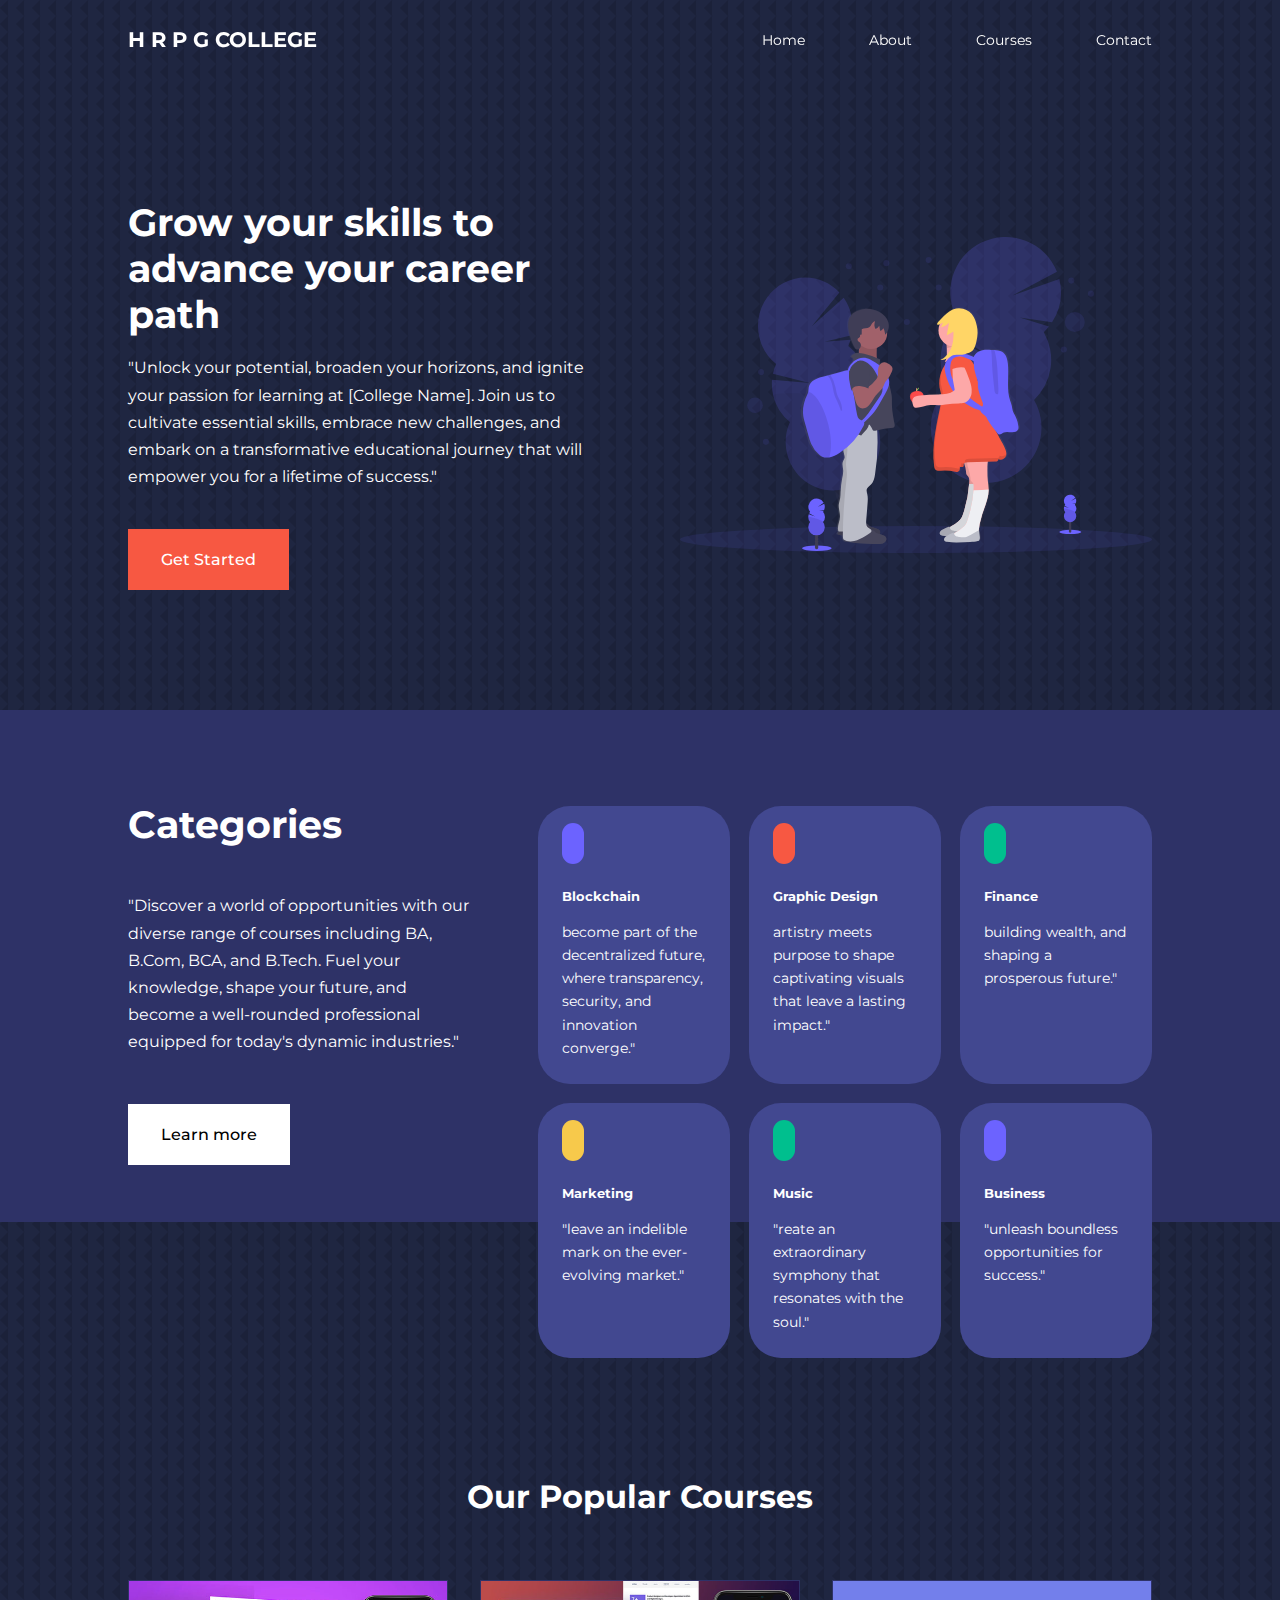
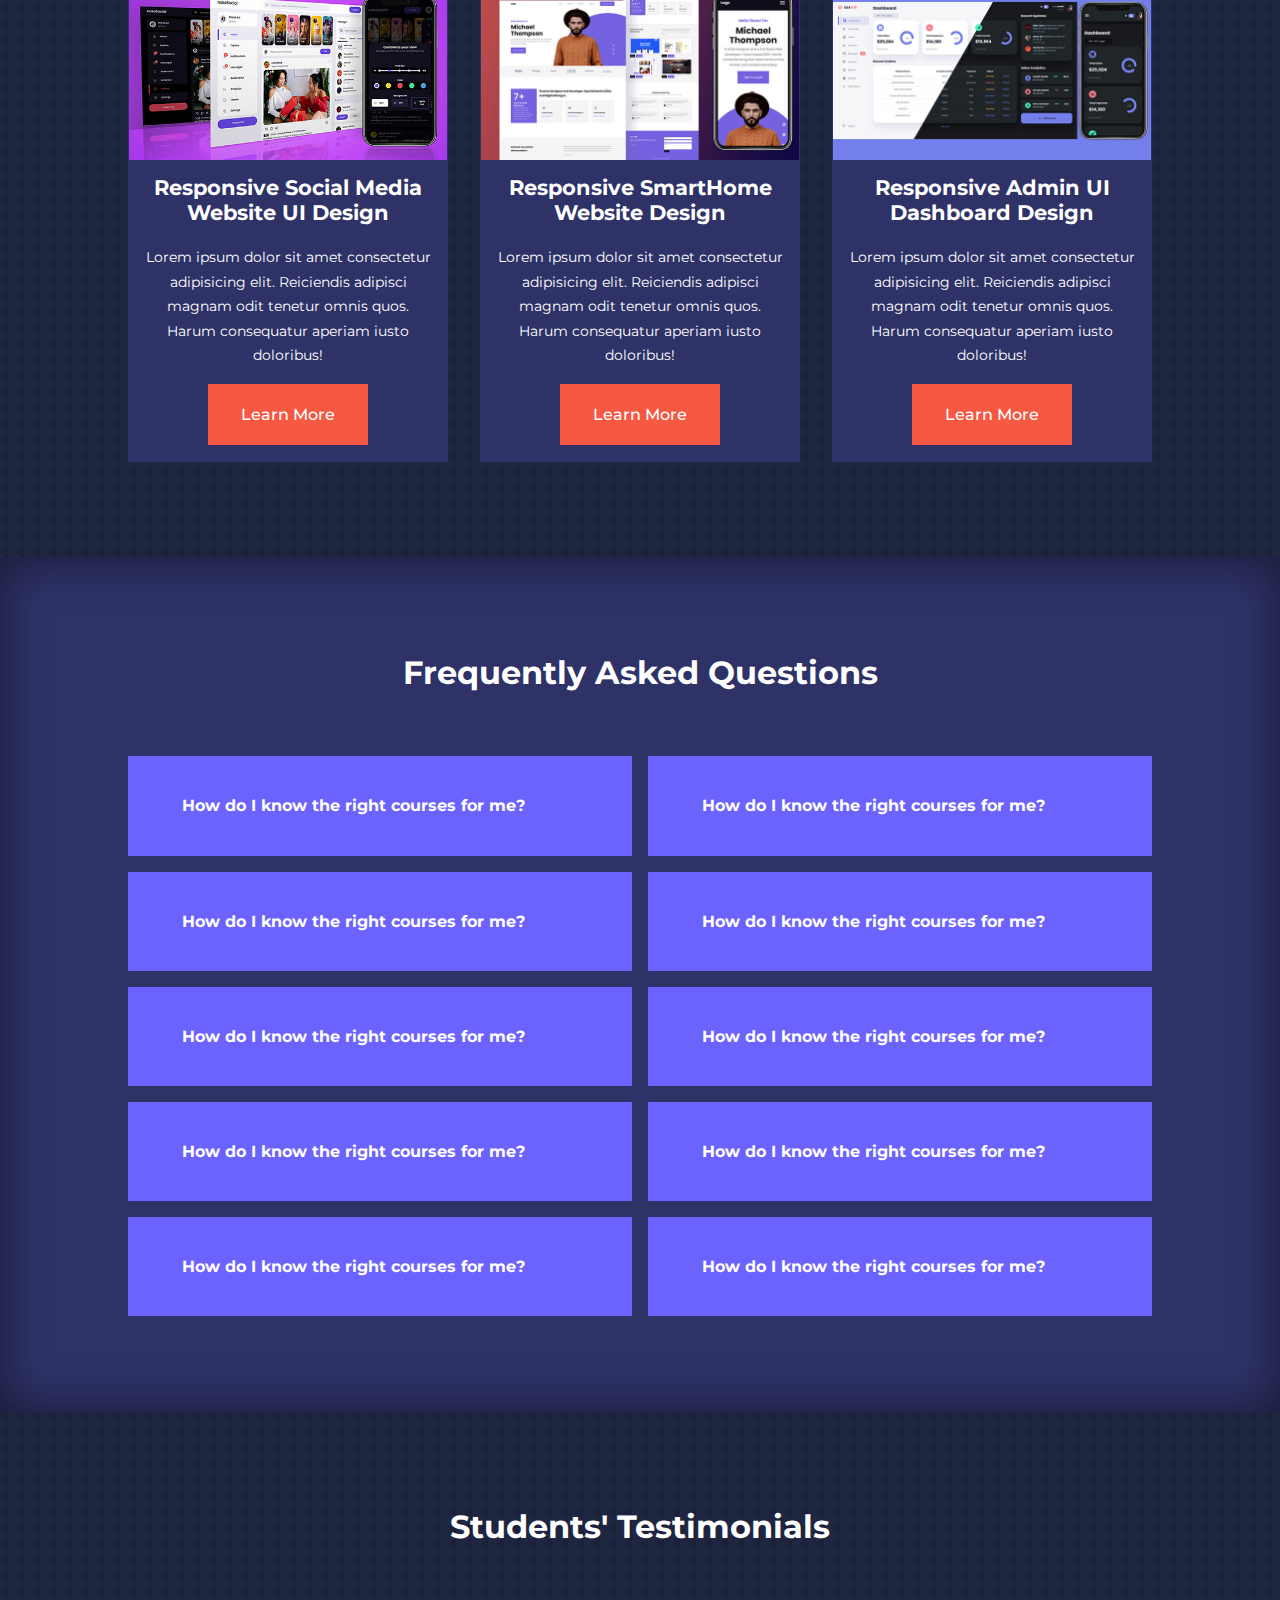
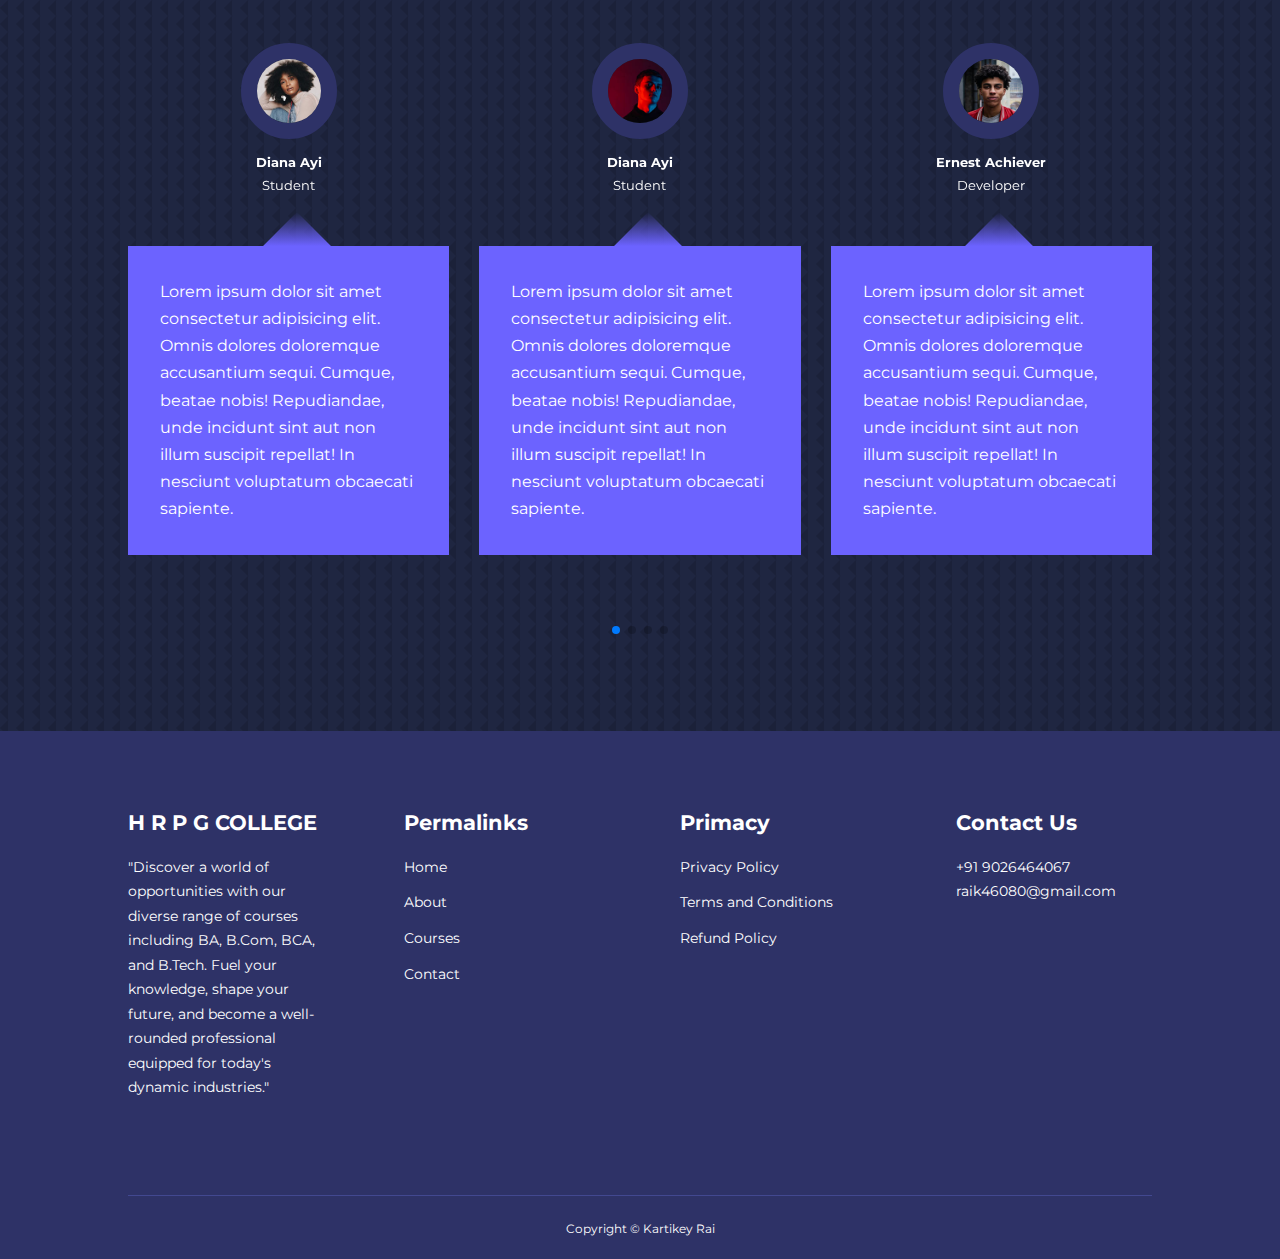
<file: Index.html>
<!DOCTYPE html>
<html lang="en">
  <head>
    <meta charset="UTF-8" />
    <meta http-equiv="X-UA-Compatible" content="IE=edge" />
    <meta name="viewport" content="width=device-width, initial-scale=1.0" />
    <title>
      Responsive Multipage Education Website Using hTML, CSS & JavaScript
    </title>

    <!-- ICONSCOUT CDN-->
    <link
      rel="stylesheet"
      href="https://unicons.iconscout.com/release/v4.0.8/css/line.css"
    />
    <!-- GOOGLE FONTS(MONTSERRAT) -->
    <link rel="preconnect" href="https://fonts.googleapis.com" />
    <link rel="preconnect" href="https://fonts.gstatic.com" crossorigin />
    <link
      href="https://fonts.googleapis.com/css2?family=Montserrat:wght@300;400;500;600;700;800;900&display=swap"
      rel="stylesheet"
    />
    <!-- SWIPER JS -->
    <link
      rel="stylesheet"
      href="https://cdn.jsdelivr.net/npm/swiper@9/swiper-bundle.min.css"
    />

    <link rel="stylesheet" href="css/style.css" />
    <style>
      body{
        background-image: url("Images/bg-texture.png");
      }
    </style>
  </head>
  <body>
    <nav>
      <div class="container nav_container">
        <a href="Index.html"><h4>H R P G COLLEGE</h4></a>
        <ul class="nav_menu">
          <li><a href="Index.html" target="_blank">Home</a></li>
          <li><a href="about.html" target="_blank">About</a></li>
          <li><a href="courses.html" target="_blank">Courses</a></li>
          <li><a href="contact.html" target="_blank">Contact</a></li>
        </ul>
        <button id="open-menu-btn"><i class="uil uil-bars"></i></button>
        <button id="close-menu-btn"><i class="uil uil-multiply"></i></button>
      </div>
    </nav>
    <!--============ END OF NAVBAR =============-->

    <header>
      <div class="container header_container">
        <div class="header_left">
          <h1>Grow your skills to advance your career path</h1>
          <p>
            "Unlock your potential, broaden your horizons, and ignite your passion for learning at [College Name]. Join us to cultivate essential skills, embrace new challenges, and embark on a transformative educational journey that will empower you for a lifetime of success."
          </p>
          <a href="courses.html" class="btn btn-primary">Get Started</a>
        </div>

        <div class="header_right">
          <div class="header_right-image">
            <img src="Images/header.svg" alt="" />
          </div>
        </div>
      </div>
    </header>
    <!-- ============== END OF HEADER =============== -->

    <section class="categories">
      <div class="container categories_container">
        <div class="categories_left">
          <h1>Categories</h1>
          <p>
            "Discover a world of opportunities with our diverse range of courses including BA, B.Com, BCA, and B.Tech. Fuel your knowledge, shape your future, and become a well-rounded professional equipped for today's dynamic industries."
          </p>
          <a href="#" class="btn">Learn more</a>
        </div>
        <div class="categories_right">
          <article class="category">
            <span class="category_icon"
              ><i class="uil uil-bitcoin-circle"></i
            ></span>
            <h5>Blockchain</h5>
            <p>
               become part of the decentralized future, where transparency, security, and innovation converge."
            </p>
          </article>
          <article class="category">
            <span class="category_icon"><i class="uil uil-palette"></i></span>
            <h5>Graphic Design</h5>
            <p>
              artistry meets purpose to shape captivating visuals that leave a lasting impact."
            </p>
          </article>
          <article class="category">
            <span class="category_icon"
              ><i class="uil uil-rupee-sign"></i
            ></span>
            <h5>Finance</h5>
            <p>
              building wealth, and shaping a prosperous future."
            </p>
          </article>
          <article class="category">
            <span class="category_icon"
              ><i class="uil uil-shopping-cart-alt"></i
            ></span>
            <h5>Marketing</h5>
            <p>
              "leave an indelible mark on the ever-evolving market."
            </p>
          </article>
          <article class="category">
            <span class="category_icon"><i class="uil uil-music"></i></span>
            <h5>Music</h5>
            <p>
              "reate an extraordinary symphony that resonates with the soul."
            </p>
          </article>
          <article class="category">
            <span class="category_icon"
              ><i class="uil uil-puzzle-piece"></i
            ></span>
            <h5>Business</h5>
            <p>
              "unleash boundless opportunities for success."
            </p>
          </article>
        </div>
      </div>
    </section>
    <!-- ================= E=D OF CATEGORIES ================= -->

    <section class="courses">
      <h2>Our Popular Courses</h2>
      <div class="container courses_container">
        <article class="course">
          <div class="course_image">
            <img src="Images/course1.jpg" alt="" />
          </div>
          <div class="course_info">
            <h4>Responsive Social Media Website UI Design</h4>
            <p>
              Lorem ipsum dolor sit amet consectetur adipisicing elit.
              Reiciendis adipisci magnam odit tenetur omnis quos. Harum
              consequatur aperiam iusto doloribus!
            </p>
            <a href="courses.html" class="btn btn-primary"> Learn More</a>
          </div>
        </article>

        <article class="course">
          <div class="course_image">
            <img src="Images/course2.jpg" alt="" />
          </div>
          <div class="course_info">
            <h4>Responsive SmartHome Website Design</h4>
            <p>
              Lorem ipsum dolor sit amet consectetur adipisicing elit.
              Reiciendis adipisci magnam odit tenetur omnis quos. Harum
              consequatur aperiam iusto doloribus!
            </p>
            <a href="courses.html" class="btn btn-primary"> Learn More</a>
          </div>
        </article>

        <article class="course">
          <div class="course_image">
            <img src="Images/course3.jpg" alt="" />
          </div>
          <div class="course_info">
            <h4>Responsive Admin UI Dashboard Design</h4>
            <p>
              Lorem ipsum dolor sit amet consectetur adipisicing elit.
              Reiciendis adipisci magnam odit tenetur omnis quos. Harum
              consequatur aperiam iusto doloribus!
            </p>
            <a href="courses.html" class="btn btn-primary"> Learn More</a>
          </div>
        </article>
      </div>
    </section>
    <!-- =============== END OF COURSES ============== -->

    <section class="faqs">
      <h2>Frequently Asked Questions</h2>
      <div class="container faqs_container">
        <article class="faq">
          <div class="faq_icon"><i class="uil uil-plus"></i></div>
          <div class="question_answer">
            <h4>How do I know the right courses for me?</h4>
            <p>
              Lorem ipsum dolor sit amet consectetur adipisicing elit.
              Repellendus quos libero asperiores nihil laboriosam consequatur
              quaerat necessitatibus sunt sapiente ab qui reprehenderit
              exercitationem, eaque repudiandae perspiciatis voluptate vel modi
              blanditiis.
            </p>
          </div>
        </article>
        <article class="faq">
          <div class="faq_icon"><i class="uil uil-plus"></i></div>
          <div class="question_answer">
            <h4>How do I know the right courses for me?</h4>
            <p>
              Lorem ipsum dolor sit amet consectetur adipisicing elit.
              Repellendus quos libero asperiores nihil laboriosam consequatur
              quaerat necessitatibus sunt sapiente ab qui reprehenderit
              exercitationem, eaque repudiandae perspiciatis voluptate vel modi
              blanditiis.
            </p>
          </div>
        </article>
        <article class="faq">
          <div class="faq_icon"><i class="uil uil-plus"></i></div>
          <div class="question_answer">
            <h4>How do I know the right courses for me?</h4>
            <p>
              Lorem ipsum dolor sit amet consectetur adipisicing elit.
              Repellendus quos libero asperiores nihil laboriosam consequatur
              quaerat necessitatibus sunt sapiente ab qui reprehenderit
              exercitationem, eaque repudiandae perspiciatis voluptate vel modi
              blanditiis.
            </p>
          </div>
        </article>
        <article class="faq">
          <div class="faq_icon"><i class="uil uil-plus"></i></div>
          <div class="question_answer">
            <h4>How do I know the right courses for me?</h4>
            <p>
              Lorem ipsum dolor sit amet consectetur adipisicing elit.
              Repellendus quos libero asperiores nihil laboriosam consequatur
              quaerat necessitatibus sunt sapiente ab qui reprehenderit
              exercitationem, eaque repudiandae perspiciatis voluptate vel modi
              blanditiis.
            </p>
          </div>
        </article>
        <article class="faq">
          <div class="faq_icon"><i class="uil uil-plus"></i></div>
          <div class="question_answer">
            <h4>How do I know the right courses for me?</h4>
            <p>
              Lorem ipsum dolor sit amet consectetur adipisicing elit.
              Repellendus quos libero asperiores nihil laboriosam consequatur
              quaerat necessitatibus sunt sapiente ab qui reprehenderit
              exercitationem, eaque repudiandae perspiciatis voluptate vel modi
              blanditiis.
            </p>
          </div>
        </article>
        <article class="faq">
          <div class="faq_icon"><i class="uil uil-plus"></i></div>
          <div class="question_answer">
            <h4>How do I know the right courses for me?</h4>
            <p>
              Lorem ipsum dolor sit amet consectetur adipisicing elit.
              Repellendus quos libero asperiores nihil laboriosam consequatur
              quaerat necessitatibus sunt sapiente ab qui reprehenderit
              exercitationem, eaque repudiandae perspiciatis voluptate vel modi
              blanditiis.
            </p>
          </div>
        </article>
        <article class="faq">
          <div class="faq_icon"><i class="uil uil-plus"></i></div>
          <div class="question_answer">
            <h4>How do I know the right courses for me?</h4>
            <p>
              Lorem ipsum dolor sit amet consectetur adipisicing elit.
              Repellendus quos libero asperiores nihil laboriosam consequatur
              quaerat necessitatibus sunt sapiente ab qui reprehenderit
              exercitationem, eaque repudiandae perspiciatis voluptate vel modi
              blanditiis.
            </p>
          </div>
        </article>
        <article class="faq">
          <div class="faq_icon"><i class="uil uil-plus"></i></div>
          <div class="question_answer">
            <h4>How do I know the right courses for me?</h4>
            <p>
              Lorem ipsum dolor sit amet consectetur adipisicing elit.
              Repellendus quos libero asperiores nihil laboriosam consequatur
              quaerat necessitatibus sunt sapiente ab qui reprehenderit
              exercitationem, eaque repudiandae perspiciatis voluptate vel modi
              blanditiis.
            </p>
          </div>
        </article>
        <article class="faq">
          <div class="faq_icon"><i class="uil uil-plus"></i></div>
          <div class="question_answer">
            <h4>How do I know the right courses for me?</h4>
            <p>
              Lorem ipsum dolor sit amet consectetur adipisicing elit.
              Repellendus quos libero asperiores nihil laboriosam consequatur
              quaerat necessitatibus sunt sapiente ab qui reprehenderit
              exercitationem, eaque repudiandae perspiciatis voluptate vel modi
              blanditiis.
            </p>
          </div>
        </article>
        <article class="faq">
          <div class="faq_icon"><i class="uil uil-plus"></i></div>
          <div class="question_answer">
            <h4>How do I know the right courses for me?</h4>
            <p>
              Lorem ipsum dolor sit amet consectetur adipisicing elit.
              Repellendus quos libero asperiores nihil laboriosam consequatur
              quaerat necessitatibus sunt sapiente ab qui reprehenderit
              exercitationem, eaque repudiandae perspiciatis voluptate vel modi
              blanditiis.
            </p>
          </div>
        </article>
      </div>
    </section>
    <!-- ============== END OF FAQs ==============-->

    <section class="container testimonials_container mySwiper">
      <h2>Students' Testimonials</h2>
      <div class="swiper-wrapper">
        <article class="testimonial swiper-slide">
          <div class="avatar">
            <img src="Images/avatar1.jpg" alt="" />
          </div>
          <div class="testimonial_info">
            <h5>Diana Ayi</h5>
            <small>Student</small>
          </div>
          <div class="testimonial_body">
            <p>
              Lorem ipsum dolor sit amet consectetur adipisicing elit. Omnis
              dolores doloremque accusantium sequi. Cumque, beatae nobis!
              Repudiandae, unde incidunt sint aut non illum suscipit repellat!
              In nesciunt voluptatum obcaecati sapiente.
            </p>
          </div>
        </article>
        <article class="testimonial swiper-slide">
          <div class="avatar">
            <img src="Images/avatar2.jpg" alt="" />
          </div>
          <div class="testimonial_info">
            <h5>Diana Ayi</h5>
            <small>Student</small>
          </div>
          <div class="testimonial_body">
            <p>
              Lorem ipsum dolor sit amet consectetur adipisicing elit. Omnis
              dolores doloremque accusantium sequi. Cumque, beatae nobis!
              Repudiandae, unde incidunt sint aut non illum suscipit repellat!
              In nesciunt voluptatum obcaecati sapiente.
            </p>
          </div>
        </article>
        <article class="testimonial swiper-slide">
          <div class="avatar">
            <img src="Images/avatar3.jpg" alt="" />
          </div>
          <div class="testimonial_info">
            <h5>Ernest Achiever</h5>
            <small>Developer</small>
          </div>
          <div class="testimonial_body">
            <p>
              Lorem ipsum dolor sit amet consectetur adipisicing elit. Omnis
              dolores doloremque accusantium sequi. Cumque, beatae nobis!
              Repudiandae, unde incidunt sint aut non illum suscipit repellat!
              In nesciunt voluptatum obcaecati sapiente.
            </p>
          </div>
        </article>
        <article class="testimonial swiper-slide">
          <div class="avatar">
            <img src="Images/avatar4.jpg" alt="" />
          </div>
          <div class="testimonial_info">
            <h5>Edem Quist</h5>
            <small>Student</small>
          </div>
          <div class="testimonial_body">
            <p>
              Lorem ipsum dolor sit amet consectetur adipisicing elit. Omnis
              dolores doloremque accusantium sequi. Cumque, beatae nobis!
              Repudiandae, unde incidunt sint aut non illum suscipit repellat!
              In nesciunt voluptatum obcaecati sapiente.
            </p>
          </div>
        </article>
        <article class="testimonial swiper-slide">
          <div class="avatar">
            <img src="Images/avatar5.jpg" alt="" />
          </div>
          <div class="testimonial_info">
            <h5>Shabana</h5>
            <small>Student</small>
          </div>
          <div class="testimonial_body">
            <p>
              Lorem ipsum dolor sit amet consectetur adipisicing elit. Omnis
              dolores doloremque accusantium sequi. Cumque, beatae nobis!
              Repudiandae, unde incidunt sint aut non illum suscipit repellat!
              In nesciunt voluptatum obcaecati sapiente.
            </p>
          </div>
        </article>
        <article class="testimonial swiper-slide">
          <div class="avatar">
            <img src="Images/avatar6.jpg" alt="" />
          </div>
          <div class="testimonial_info">
            <h5>Jane Doe</h5>
            <small>Student</small>
          </div>
          <div class="testimonial_body">
            <p>
              Lorem ipsum dolor sit amet consectetur adipisicing elit. Omnis
              dolores doloremque accusantium sequi. Cumque, beatae nobis!
              Repudiandae, unde incidunt sint aut non illum suscipit repellat!
              In nesciunt voluptatum obcaecati sapiente.
            </p>
          </div>
        </article>
      </div>
      <div class="swiper-pagination"></div>
    </section>

    <!-- ============== END OF TESTIMONIALS ============== -->

    <!-- ============== FOOTER ============ -->
    <footer>
        <div class="container">
            <div class="footer_container">
            <div class="footer_1">
                <a href="index.html" class="footer_logo"><h4>H R P G COLLEGE</h4></a>
                <p>"Discover a world of opportunities with our diverse range of courses including BA, B.Com, BCA, and B.Tech. Fuel your knowledge, shape your future, and become a well-rounded professional equipped for today's dynamic industries."</p>
            </div>

            <div class="footer_2">
                <h4>Permalinks</h4>
                <ul class="permalinks">
                    <li><a href="index.html">Home</a></li>
                    <li><a href="about.html">About</a></li>
                    <li><a href="courses.html">Courses</a></li>
                    <li><a href="contact.html">Contact</a></li>
                </ul>
            </div>

            <div class="footer_3">
                <h4>Primacy</h4>
                <ul class="privacy">
                    <li><a href="#">Privacy Policy</a></li>
                    <li><a href="#">Terms and Conditions</a></li>
                    <li><a href="#">Refund Policy</a></li>
                </ul>
            </div>

            <div class="footer_4">
                <h4>Contact Us</h4>
                <div>
                    <p>+91 9026464067</p>
                    <p>raik46080@gmail.com</p>
                </div>

                <ul class="footer_socials">
                    <li><a href="#"><i class="uil uil-facebook-f"></i></a></li>
                    <li><a href="https://instagram.com/kartikey_5858?igshid=MzNlNGNkZWQ4Mg=="><i class="uil uil-instagram-alt"></i></a></li>
                    <li><a href="#"><i class="uil uil-twitter"></i></a></li>
                    <li><a href="#"><i class="uil uil-linkedin-alt"></i></a></li>
                </ul>

            </div>
        </div>
            <div class="footer_copyright">
                <small>Copyright &copy; Kartikey Rai</small>
            </div>
        </div>
    </footer>

  </body>
  <script src="https://cdn.jsdelivr.net/npm/swiper@9/swiper-bundle.min.js"></script>
  <script src="main.js"></script>
   <!-- Initialize Swiper -->
   <script>
    var swiper = new Swiper(".mySwiper", {
      slidesPerView: 1,
      spaceBetween: 30,
      pagination: {
        el: ".swiper-pagination",
        clickable: true,
      },
      // when window width is >= 600px
      breakpoints: {
        600: {
            slidesPerView: 3
        }
      }
    });

  </script>
</html>
</file>
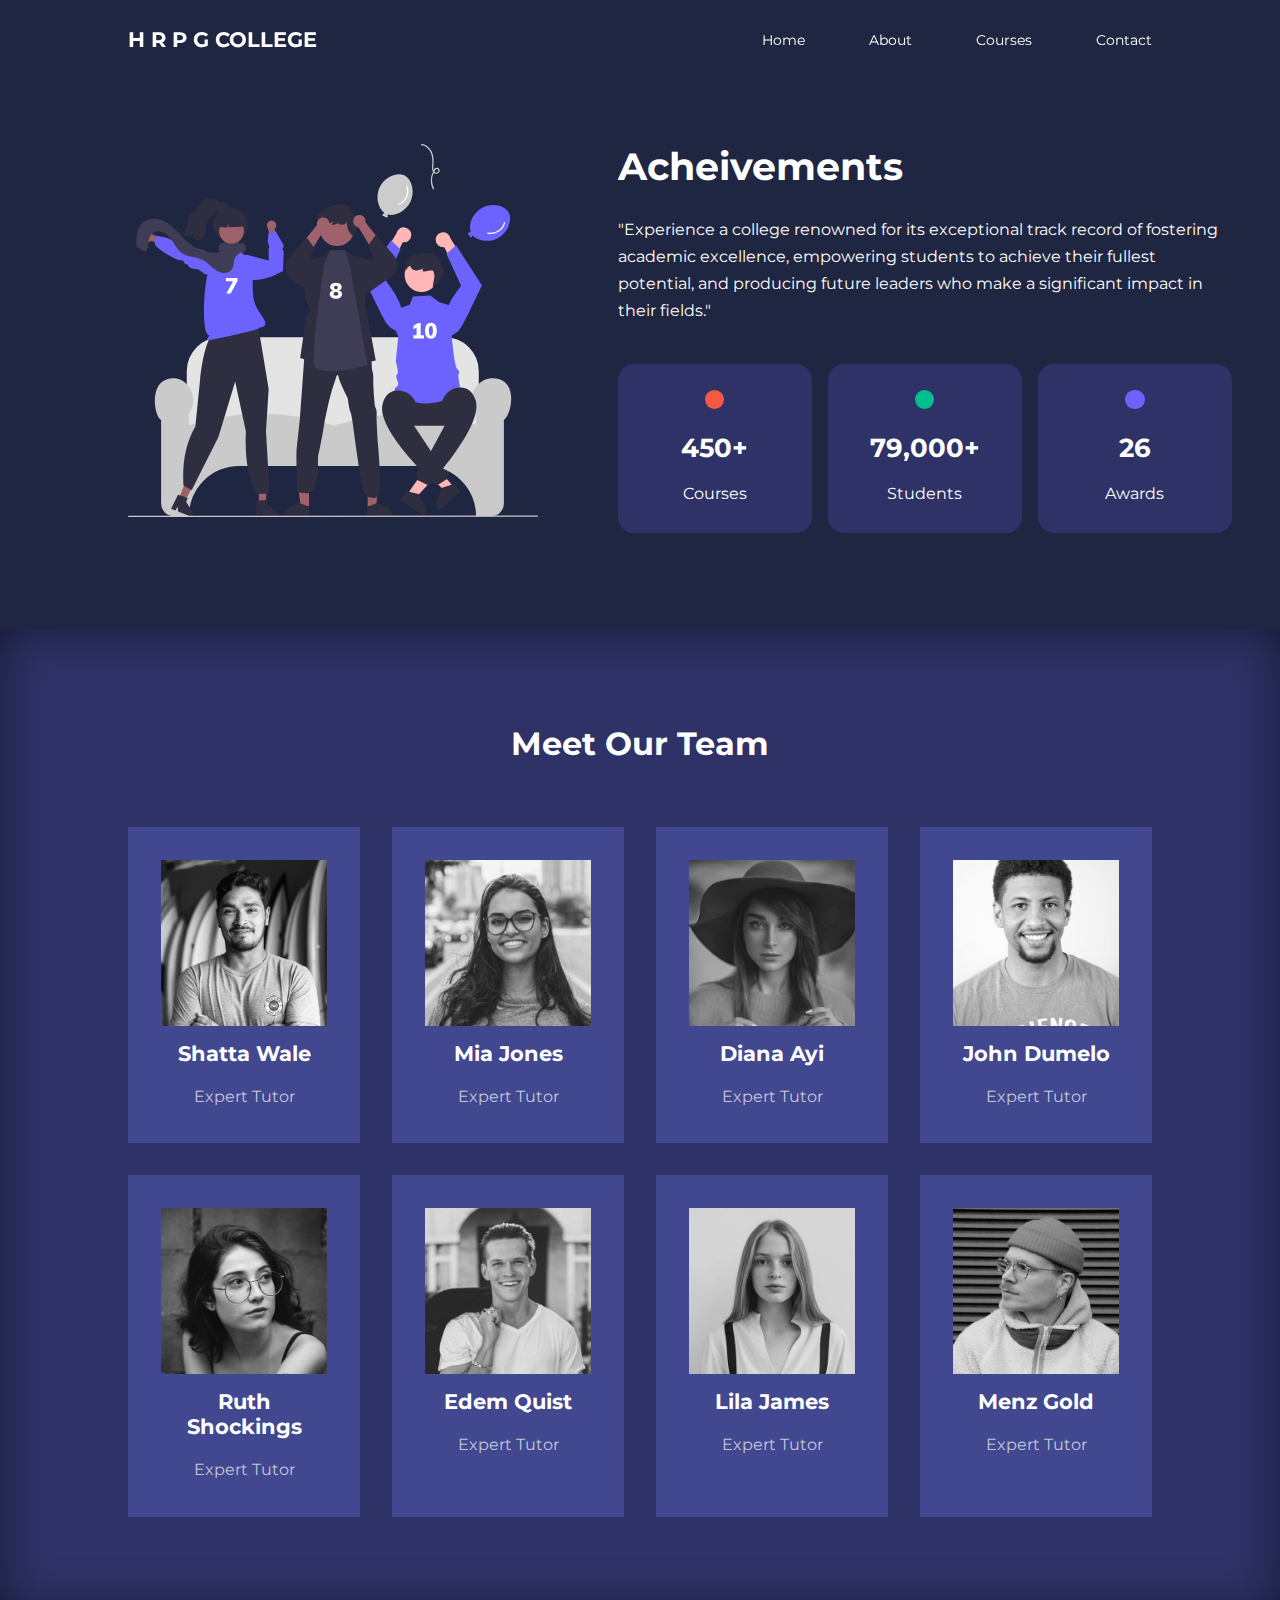
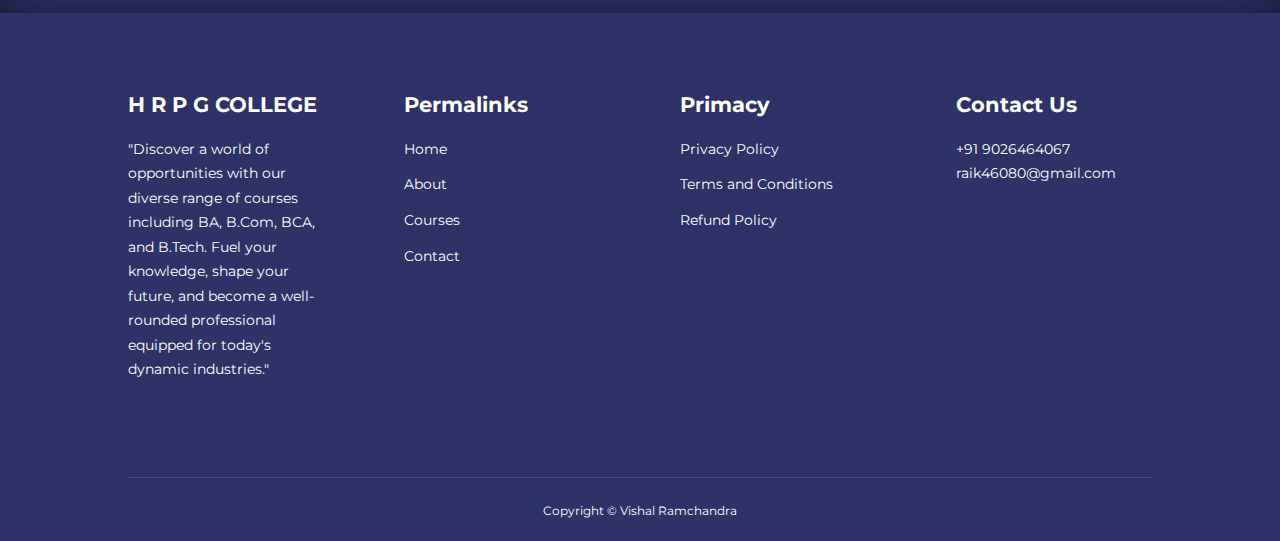
<file: about.html>
<!DOCTYPE html>
<html lang="en">
  <head>
    <meta charset="UTF-8" />
    <meta http-equiv="X-UA-Compatible" content="IE=edge" />
    <meta name="viewport" content="width=device-width, initial-scale=1.0" />
    <title>
      About EGATOR
    </title>
    <!-- ICONSCOUT CDN-->
    <link
      rel="stylesheet"
      href="https://unicons.iconscout.com/release/v4.0.8/css/line.css"
    />
    <!-- GOOGLE FONTS(MONTSERRAT) -->
    <link rel="preconnect" href="https://fonts.googleapis.com" />
    <link rel="preconnect" href="https://fonts.gstatic.com" crossorigin />
    <link
      href="https://fonts.googleapis.com/css2?family=Montserrat:wght@300;400;500;600;700;800;900&display=swap"
      rel="stylesheet"
    />

    <link rel="stylesheet" href="css/style.css">
    <link rel="stylesheet" href="css/about.css">
  </head>
  <body>
    <nav>
      <div class="container nav_container">
        <a href="Index.html"><h4>H R P G COLLEGE</h4></a>
        <ul class="nav_menu">
          <li><a href="Index.html" target="_blank">Home</a></li>
          <li><a href="about.html" target="_blank">About</a></li>
          <li><a href="courses.html" target="_blank">Courses</a></li>
          <li><a href="contact.html" target="_blank">Contact</a></li>
        </ul>
        <button id="open-menu-btn"><i class="uil uil-bars"></i></button>
        <button id="close-menu-btn"><i class="uil uil-multiply"></i></button>
      </div>
    </nav>
    <!--============ END OF NAVBAR =============-->

    <section class="about_achievements">
        <div class="container about_achievements-container">
            <div class="about_achievements-left">
                <img src="Images/about achievements.svg" alt="">
            </div>
            <div class="about_achievements-right">
                <h1>Acheivements</h1>
                <p>"Experience a college renowned for its exceptional track record of fostering academic excellence, empowering students to achieve their fullest potential, and producing future leaders who make a significant impact in their fields."</p>
                <div class="achievements_cards">
                    <article class="achievement_card">
                        <span class="achievement_icon">
                            <i class="uil uil-video"></i>
                        </span>
                        <h3>450+</h3>
                        <p>Courses</p>
                    </article>

                    <article class="achievement_card">
                        <span class="achievement_icon">
                            <i class="uil uil-users-alt"></i>
                        </span>
                        <h3>79,000+</h3>
                        <p>Students</p>
                    </article>

                    <article class="achievement_card">
                        <span class="achievement_icon">
                            <i class="uil uil-trophy"></i>
                        </span>
                        <h3>26</h3>
                        <p>Awards</p>
                    </article>
                </div>
            </div>
        </div>
    </section>


    <!-- ================== END OF ACHIEVEMENTS =================== -->

    <section class="team">
        <h2>Meet Our Team</h2>
        <div class="container team_container">
            <article class="team_member">
                <div class="team_member-image">
                    <img src="Images/tm1.jpg" alt="">
                </div>
                <div class="team_member-info">
                    <h4>Shatta Wale</h4>
                    <p>Expert Tutor</p>
                </div>
                <div class="team_member-socials">
                    <a href="https://instagram.com" target="blank"><i class="uil uil-instagram"></i></a>
                    <a href="https://twitter.com" target="blank"><i class="uil uil-twitter"></i></a>
                    <a href="https://linkedin.com" target="blank"><i class="uil uil-linkedin"></i></a>
                </div>
            </article>

            <article class="team_member">
                <div class="team_member-image">
                    <img src="Images/tm2.jpg" alt="">
                </div>
                <div class="team_member-info">
                    <h4>Mia Jones</h4>
                    <p>Expert Tutor</p>
                </div>
                <div class="team_member-socials">
                    <a href="https://instagram.com" target="blank"><i class="uil uil-instagram"></i></a>
                    <a href="https://twitter.com" target="blank"><i class="uil uil-twitter"></i></a>
                    <a href="https://linkedin.com" target="blank"><i class="uil uil-linkedin"></i></a>
                </div>
            </article>
            <article class="team_member">
                <div class="team_member-image">
                    <img src="Images/tm3.jpg" alt="">
                </div>
                <div class="team_member-info">
                    <h4>Diana Ayi</h4>
                    <p>Expert Tutor</p>
                </div>
                <div class="team_member-socials">
                    <a href="https://instagram.com" target="blank"><i class="uil uil-instagram"></i></a>
                    <a href="https://twitter.com" target="blank"><i class="uil uil-twitter"></i></a>
                    <a href="https://linkedin.com" target="blank"><i class="uil uil-linkedin"></i></a>
                </div>
            </article>
            <article class="team_member">
                <div class="team_member-image">
                    <img src="Images/tm4.jpg" alt="">
                </div>
                <div class="team_member-info">
                    <h4>John Dumelo</h4>
                    <p>Expert Tutor</p>
                </div>
                <div class="team_member-socials">
                    <a href="https://instagram.com" target="blank"><i class="uil uil-instagram"></i></a>
                    <a href="https://twitter.com" target="blank"><i class="uil uil-twitter"></i></a>
                    <a href="https://linkedin.com" target="blank"><i class="uil uil-linkedin"></i></a>
                </div>
            </article>
            <article class="team_member">
                <div class="team_member-image">
                    <img src="Images/tm5.jpg" alt="">
                </div>
                <div class="team_member-info">
                    <h4>Ruth Shockings</h4>
                    <p>Expert Tutor</p>
                </div>
                <div class="team_member-socials">
                    <a href="https://instagram.com" target="blank"><i class="uil uil-instagram"></i></a>
                    <a href="https://twitter.com" target="blank"><i class="uil uil-twitter"></i></a>
                    <a href="https://linkedin.com" target="blank"><i class="uil uil-linkedin"></i></a>
                </div>
            </article>
            <article class="team_member">
                <div class="team_member-image">
                    <img src="Images/tm6.jpg" alt="">
                </div>
                <div class="team_member-info">
                    <h4>Edem Quist</h4>
                    <p>Expert Tutor</p>
                </div>
                <div class="team_member-socials">
                    <a href="https://instagram.com" target="blank"><i class="uil uil-instagram"></i></a>
                    <a href="https://twitter.com" target="blank"><i class="uil uil-twitter"></i></a>
                    <a href="https://linkedin.com" target="blank"><i class="uil uil-linkedin"></i></a>
                </div>
            </article>
            <article class="team_member">
                <div class="team_member-image">
                    <img src="Images/tm7.jpg" alt="">
                </div>
                <div class="team_member-info">
                    <h4>Lila James</h4>
                    <p>Expert Tutor</p>
                </div>
                <div class="team_member-socials">
                    <a href="https://instagram.com" target="blank"><i class="uil uil-instagram"></i></a>
                    <a href="https://twitter.com" target="blank"><i class="uil uil-twitter"></i></a>
                    <a href="https://linkedin.com" target="blank"><i class="uil uil-linkedin"></i></a>
                </div>
            </article>
            <article class="team_member">
                <div class="team_member-image">
                    <img src="Images/tm8.jpg" alt="">
                </div>
                <div class="team_member-info">
                    <h4>Menz Gold</h4>
                    <p>Expert Tutor</p>
                </div>
                <div class="team_member-socials">
                    <a href="https://instagram.com" target="blank"><i class="uil uil-instagram"></i></a>
                    <a href="https://twitter.com" target="blank"><i class="uil uil-twitter"></i></a>
                    <a href="https://linkedin.com" target="blank"><i class="uil uil-linkedin"></i></a>
                </div>
            </article>
            
        </div>
    </section>
    <!-- ================= END OF TEAM MEMBERS ================ -->



        <!-- ============== FOOTER ============ -->
        <footer>
            <div class="container">
                <div class="footer_container">
                <div class="footer_1">
                    <a href="index.html" class="footer_logo"><h4>H R P G COLLEGE</h4></a>
                    <p>"Discover a world of opportunities with our diverse range of courses including BA, B.Com, BCA, and B.Tech. Fuel your knowledge, shape your future, and become a well-rounded professional equipped for today's dynamic industries."</p>
                </div>
    
                <div class="footer_2">
                    <h4>Permalinks</h4>
                    <ul class="permalinks">
                        <li><a href="index.html">Home</a></li>
                        <li><a href="about.html">About</a></li>
                        <li><a href="courses.html">Courses</a></li>
                        <li><a href="contact.html">Contact</a></li>
                    </ul>
                </div>
    
                <div class="footer_3">
                    <h4>Primacy</h4>
                    <ul class="privacy">
                        <li><a href="#">Privacy Policy</a></li>
                        <li><a href="#">Terms and Conditions</a></li>
                        <li><a href="#">Refund Policy</a></li>
                    </ul>
                </div>
    
                <div class="footer_4">
                    <h4>Contact Us</h4>
                    <div>
                        <p>+91 9026464067</p>
                        <p>raik46080@gmail.com</p>
                    </div>
    
                    <ul class="footer_socials">
                        <li><a href="#"><i class="uil uil-facebook-f"></i></a></li>
                        <li><a href="#"><i class="uil uil-instagram-alt"></i></a></li>
                        <li><a href="#"><i class="uil uil-twitter"></i></a></li>
                        <li><a href="#"><i class="uil uil-linkedin-alt"></i></a></li>
                    </ul>
    
                </div>
            </div>
                <div class="footer_copyright">
                    <small>Copyright &copy; Vishal Ramchandra</small>
                </div>
            </div>
        </footer>
    
      </body>
      <script src="main.js"></script>
    </html>
</file>
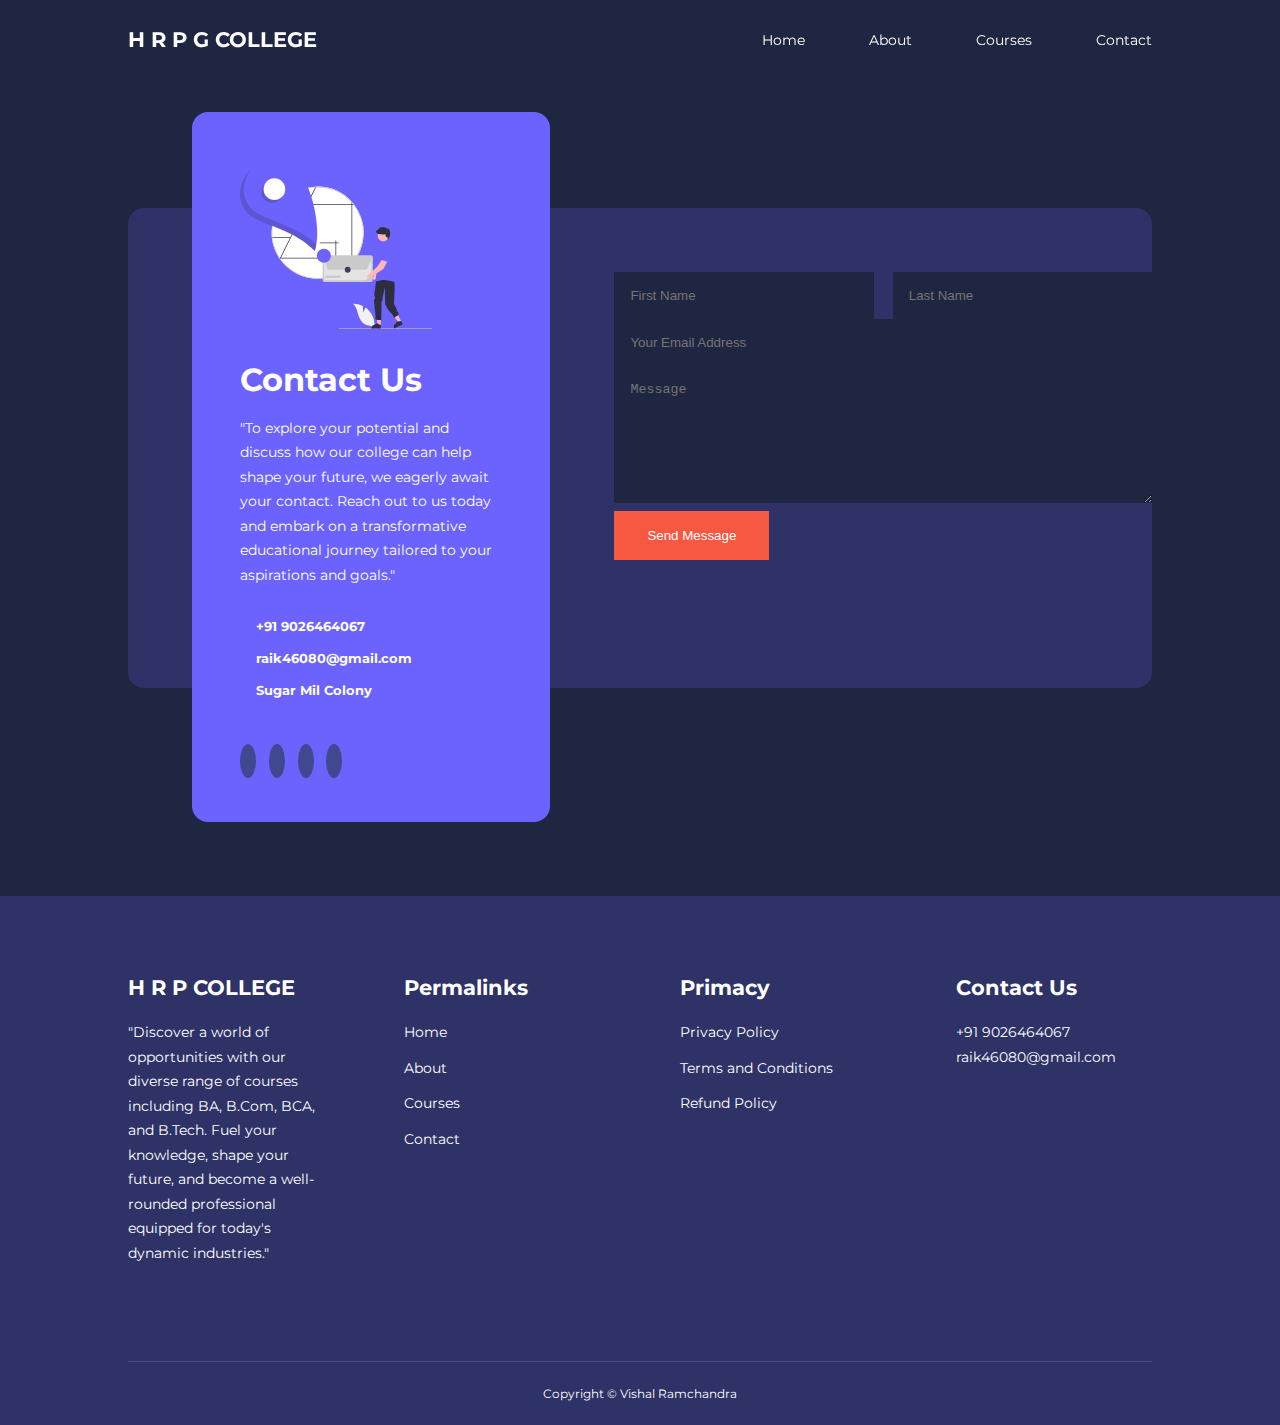
<file: contact.html>
<!DOCTYPE html>
<html lang="en">
  <head>
    <meta charset="UTF-8" />
    <meta http-equiv="X-UA-Compatible" content="IE=edge" />
    <meta name="viewport" content="width=device-width, initial-scale=1.0" />
    <title>
      Contact
    </title>
    <!-- ICONSCOUT CDN-->
    <link
      rel="stylesheet"
      href="https://unicons.iconscout.com/release/v4.0.8/css/line.css"
    />
    <!-- GOOGLE FONTS(MONTSERRAT) -->
    <link rel="preconnect" href="https://fonts.googleapis.com" />
    <link rel="preconnect" href="https://fonts.gstatic.com" crossorigin />
    <link
      href="https://fonts.googleapis.com/css2?family=Montserrat:wght@300;400;500;600;700;800;900&display=swap"
      rel="stylesheet"
    />

    <link rel="stylesheet" href="css/style.css">
    <link rel="stylesheet" href="css/contact.css">

    <style>
        .courses{
            margin-top: 1rem;
        }
    </style>
  </head>
  <body>
    <nav>
      <div class="container nav_container">
        <a href="Index.html"><h4>H R P G COLLEGE</h4></a>
        <ul class="nav_menu">
          <li><a href="Index.html" target="_blank">Home</a></li>
          <li><a href="about.html" target="_blank">About</a></li>
          <li><a href="courses.html" target="_blank">Courses</a></li>
          <li><a href="contact.html" target="_blank">Contact</a></li>
        </ul>
        <button id="open-menu-btn"><i class="uil uil-bars"></i></button>
        <button id="close-menu-btn"><i class="uil uil-multiply"></i></button>
      </div>
    </nav>

    <!-- ============== END OF NAVBAR ============ -->



    <section class="contact">
        <div class="container contact_container">
            <aside class="contact_aside">
                <div class="aside_image">
                    <img src="Images/contact.svg" alt="contact image">
                </div>
                <h2>Contact Us</h2>
                <p>"To explore your potential and discuss how our college can help shape your future, we eagerly await your contact. Reach out to us today and embark on a transformative educational journey tailored to your aspirations and goals."</p>
                <ul class="contact_details">
                    <li><i class="uil uil-phone-times"></i><h5>+91 9026464067</h5></li>
                    <li><i class="uil uil-envelope"></i>
                    <h5>raik46080@gmail.com</h5></li>
                    <li><i class="uil uil-location-point"></i><h5>Sugar Mil Colony</h5></li>
                </ul>
                <ul class="contact_socials">
                    <li><a href="https://facebook.com"><i class="uil uil-facebook"></i></a></li>
                    <li><a href="https://instagram.com/kartikey_5858?igshid=MzNlNGNkZWQ4Mg=="><i class="uil uil-instagram"></i></a></li>
                    <li><a href="https://twitter.com"><i class="uil uil-twitter"></i></a></li>
                    <li><a href="https://linkedin.com"><i class="uil uil-linkedin-alt"></i></a></li>
                </ul>
            </aside>

            <form action="https://formspree.io/f/myyaqdvr" method="post">
                <div class="form_name">
                    <input type="text" name="First Name" placeholder="First Name" required class="firstname">
                    <input type="text" name="Last Name" placeholder="Last Name" required class="lastname">
                </div>
                <input type="email" name="Email Address" placeholder="Your Email Address">
                <textarea name="Message" rows="7" placeholder="Message" required class="email"></textarea>
                <button type="submit" class="btn btn-primary">Send Message</button>
            </form>
        </div>
    </section>

<!-- ============== FOOTER ============ -->
<footer>
    <div class="container">
        <div class="footer_container">
        <div class="footer_1">
            <a href="index.html" class="footer_logo"><h4>H R P COLLEGE</h4></a>
            <p>"Discover a world of opportunities with our diverse range of courses including BA, B.Com, BCA, and B.Tech. Fuel your knowledge, shape your future, and become a well-rounded professional equipped for today's dynamic industries."</p>
        </div>

        <div class="footer_2">
            <h4>Permalinks</h4>
            <ul class="permalinks">
                <li><a href="index.html">Home</a></li>
                <li><a href="about.html">About</a></li>
                <li><a href="courses.html">Courses</a></li>
                <li><a href="contact.html">Contact</a></li>
            </ul>
        </div>

        <div class="footer_3">
            <h4>Primacy</h4>
            <ul class="privacy">
                <li><a href="#">Privacy Policy</a></li>
                <li><a href="#">Terms and Conditions</a></li>
                <li><a href="#">Refund Policy</a></li>
            </ul>
        </div>

        <div class="footer_4">
            <h4>Contact Us</h4>
            <div>
                <p>+91 9026464067</p>
                <p>raik46080@gmail.com</p>
            </div>

            <ul class="footer_socials">
                <li><a href="#"><i class="uil uil-facebook-f"></i></a></li>
                <li><a href="#"><i class="uil uil-instagram-alt"></i></a></li>
                <li><a href="#"><i class="uil uil-twitter"></i></a></li>
                <li><a href="#"><i class="uil uil-linkedin-alt"></i></a></li>
            </ul>

        </div>
    </div>
        <div class="footer_copyright">
            <small>Copyright &copy; Vishal Ramchandra</small>
        </div>
    </div>
</footer>



<script src="https://smtpjs.com/v3/smtp.js">
</script>
<script src="main.js"></script>
</body>

</html>
</file>
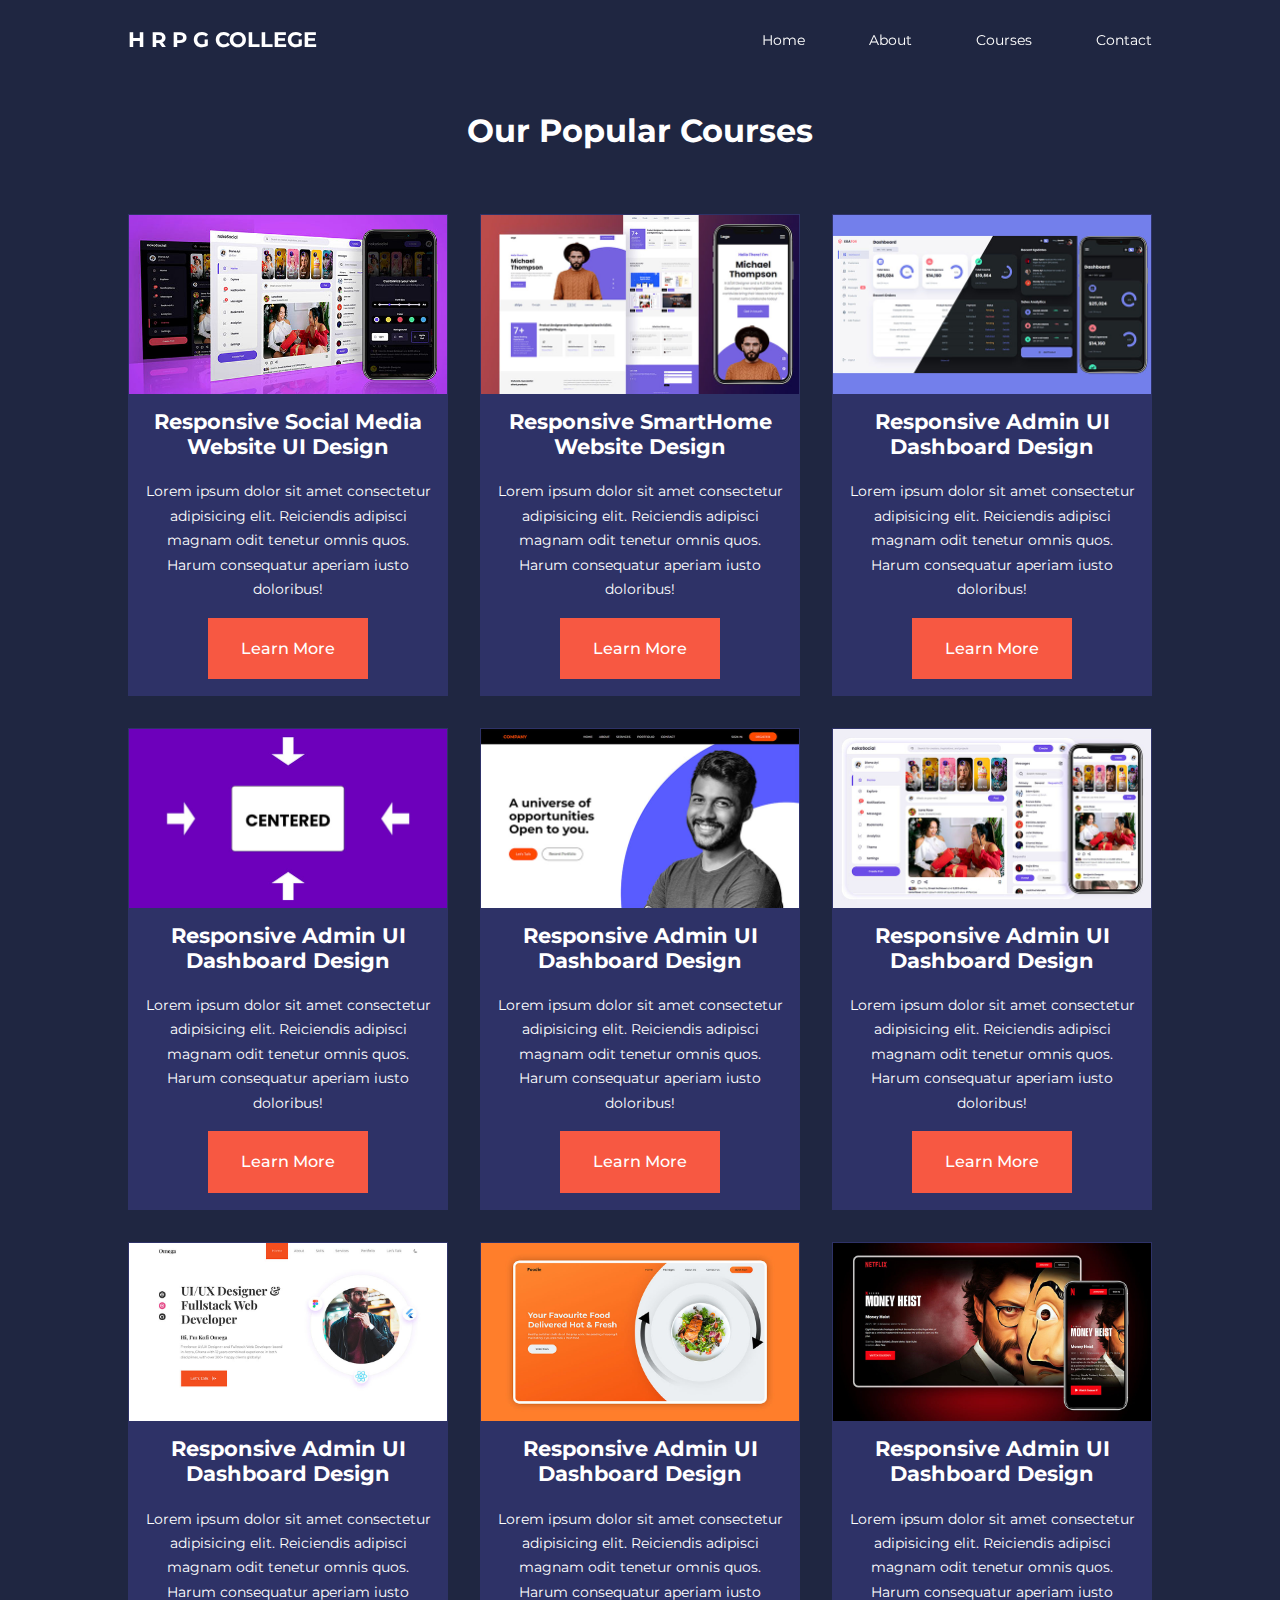
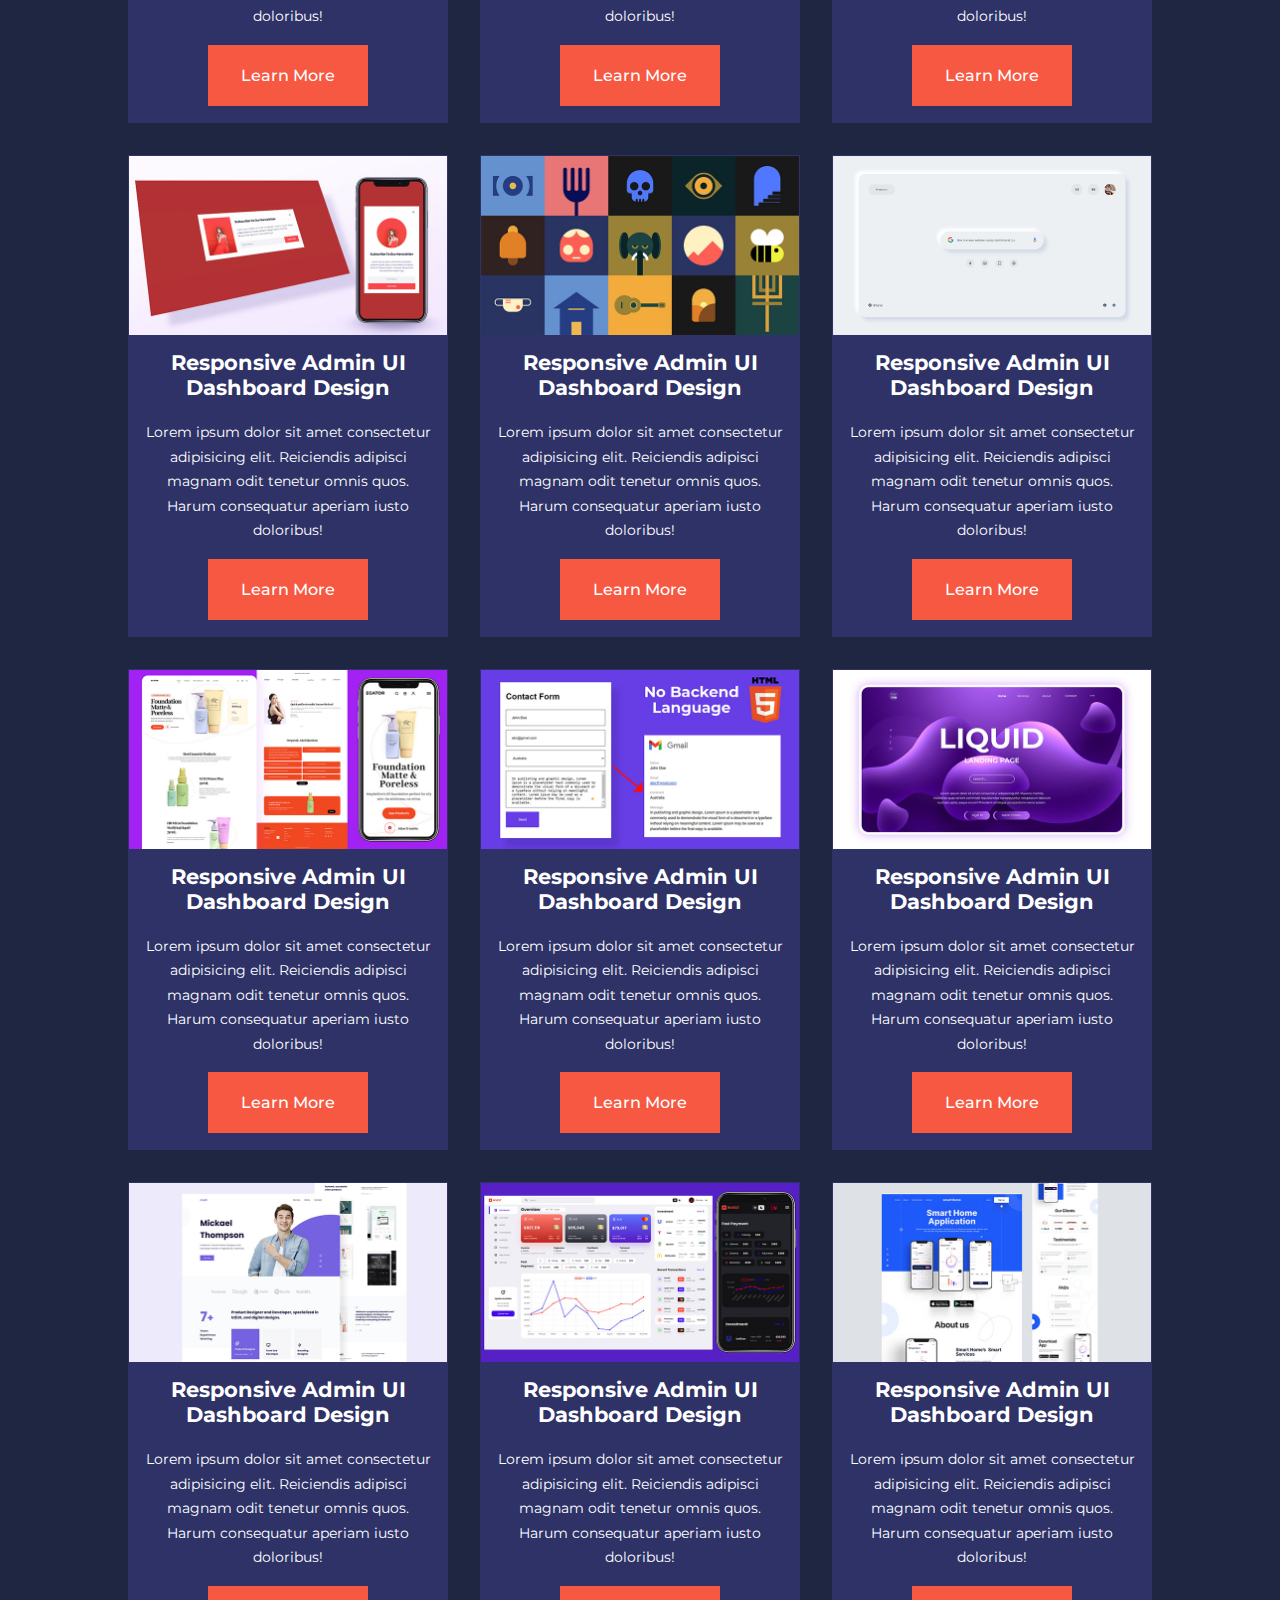
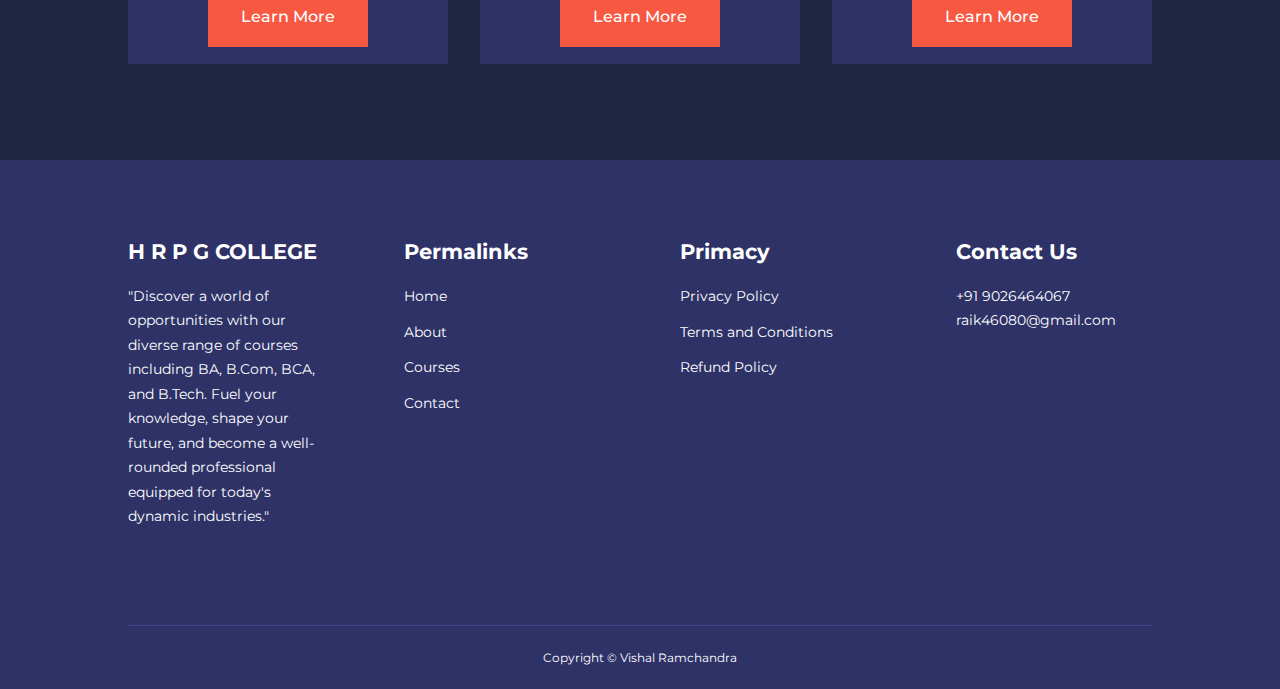
<file: courses.html>
<!DOCTYPE html>
<html lang="en">
  <head>
    <meta charset="UTF-8" />
    <meta http-equiv="X-UA-Compatible" content="IE=edge" />
    <meta name="viewport" content="width=device-width, initial-scale=1.0" />
    <title>
      Courses
    </title>
    <!-- ICONSCOUT CDN-->
    <link
      rel="stylesheet"
      href="https://unicons.iconscout.com/release/v4.0.8/css/line.css"
    />
    <!-- GOOGLE FONTS(MONTSERRAT) -->
    <link rel="preconnect" href="https://fonts.googleapis.com" />
    <link rel="preconnect" href="https://fonts.gstatic.com" crossorigin />
    <link
      href="https://fonts.googleapis.com/css2?family=Montserrat:wght@300;400;500;600;700;800;900&display=swap"
      rel="stylesheet"
    />

    <link rel="stylesheet" href="css/style.css">

    <style>
        .courses{
            margin-top: 1rem;
        }
    </style>
  </head>
  <body>
    <nav>
      <div class="container nav_container">
        <a href="Index.html"><h4>H R P G COLLEGE</h4></a>
        <ul class="nav_menu">
          <li><a href="Index.html" target="_blank">Home</a></li>
          <li><a href="about.html" target="_blank">About</a></li>
          <li><a href="courses.html" target="_blank">Courses</a></li>
          <li><a href="contact.html" target="_blank">Contact</a></li>
        </ul>
        <button id="open-menu-btn"><i class="uil uil-bars"></i></button>
        <button id="close-menu-btn"><i class="uil uil-multiply"></i></button>
      </div>
    </nav>
    <!--============ END OF NAVBAR =============-->


    <section class="courses">
        <h2>Our Popular Courses</h2>
        <div class="container courses_container">
          <article class="course">
            <div class="course_image">
              <img src="Images/course1.jpg" alt="" />
            </div>
            <div class="course_info">
              <h4>Responsive Social Media Website UI Design</h4>
              <p>
                Lorem ipsum dolor sit amet consectetur adipisicing elit.
                Reiciendis adipisci magnam odit tenetur omnis quos. Harum
                consequatur aperiam iusto doloribus!
              </p>
              <a href="courses.html" class="btn btn-primary"> Learn More</a>
            </div>
          </article>
  
          <article class="course">
            <div class="course_image">
              <img src="Images/course2.jpg" alt="" />
            </div>
            <div class="course_info">
              <h4>Responsive SmartHome Website Design</h4>
              <p>
                Lorem ipsum dolor sit amet consectetur adipisicing elit.
                Reiciendis adipisci magnam odit tenetur omnis quos. Harum
                consequatur aperiam iusto doloribus!
              </p>
              <a href="courses.html" class="btn btn-primary"> Learn More</a>
            </div>
          </article>
  
          <article class="course">
            <div class="course_image">
              <img src="Images/course3.jpg" alt="" />
            </div>
            <div class="course_info">
              <h4>Responsive Admin UI Dashboard Design</h4>
              <p>
                Lorem ipsum dolor sit amet consectetur adipisicing elit.
                Reiciendis adipisci magnam odit tenetur omnis quos. Harum
                consequatur aperiam iusto doloribus!
              </p>
              <a href="courses.html" class="btn btn-primary"> Learn More</a>
            </div>
          </article>

          <article class="course">
            <div class="course_image">
              <img src="Images/course4.jpg" alt="" />
            </div>
            <div class="course_info">
              <h4>Responsive Admin UI Dashboard Design</h4>
              <p>
                Lorem ipsum dolor sit amet consectetur adipisicing elit.
                Reiciendis adipisci magnam odit tenetur omnis quos. Harum
                consequatur aperiam iusto doloribus!
              </p>
              <a href="courses.html" class="btn btn-primary"> Learn More</a>
            </div>
          </article>

          <article class="course">
            <div class="course_image">
              <img src="Images/course5.jpg" alt="" />
            </div>
            <div class="course_info">
              <h4>Responsive Admin UI Dashboard Design</h4>
              <p>
                Lorem ipsum dolor sit amet consectetur adipisicing elit.
                Reiciendis adipisci magnam odit tenetur omnis quos. Harum
                consequatur aperiam iusto doloribus!
              </p>
              <a href="courses.html" class="btn btn-primary"> Learn More</a>
            </div>
          </article>

          <article class="course">
            <div class="course_image">
              <img src="Images/course6.jpg" alt="" />
            </div>
            <div class="course_info">
              <h4>Responsive Admin UI Dashboard Design</h4>
              <p>
                Lorem ipsum dolor sit amet consectetur adipisicing elit.
                Reiciendis adipisci magnam odit tenetur omnis quos. Harum
                consequatur aperiam iusto doloribus!
              </p>
              <a href="courses.html" class="btn btn-primary"> Learn More</a>
            </div>
          </article>

          <article class="course">
            <div class="course_image">
              <img src="Images/course7.jpg" alt="" />
            </div>
            <div class="course_info">
              <h4>Responsive Admin UI Dashboard Design</h4>
              <p>
                Lorem ipsum dolor sit amet consectetur adipisicing elit.
                Reiciendis adipisci magnam odit tenetur omnis quos. Harum
                consequatur aperiam iusto doloribus!
              </p>
              <a href="courses.html" class="btn btn-primary"> Learn More</a>
            </div>
          </article>

          <article class="course">
            <div class="course_image">
              <img src="Images/course8.jpg" alt="" />
            </div>
            <div class="course_info">
              <h4>Responsive Admin UI Dashboard Design</h4>
              <p>
                Lorem ipsum dolor sit amet consectetur adipisicing elit.
                Reiciendis adipisci magnam odit tenetur omnis quos. Harum
                consequatur aperiam iusto doloribus!
              </p>
              <a href="courses.html" class="btn btn-primary"> Learn More</a>
            </div>
          </article>

          <article class="course">
            <div class="course_image">
              <img src="Images/course9.jpg" alt="" />
            </div>
            <div class="course_info">
              <h4>Responsive Admin UI Dashboard Design</h4>
              <p>
                Lorem ipsum dolor sit amet consectetur adipisicing elit.
                Reiciendis adipisci magnam odit tenetur omnis quos. Harum
                consequatur aperiam iusto doloribus!
              </p>
              <a href="courses.html" class="btn btn-primary"> Learn More</a>
            </div>
          </article>

          <article class="course">
            <div class="course_image">
              <img src="Images/course10.jpg" alt="" />
            </div>
            <div class="course_info">
              <h4>Responsive Admin UI Dashboard Design</h4>
              <p>
                Lorem ipsum dolor sit amet consectetur adipisicing elit.
                Reiciendis adipisci magnam odit tenetur omnis quos. Harum
                consequatur aperiam iusto doloribus!
              </p>
              <a href="courses.html" class="btn btn-primary"> Learn More</a>
            </div>
          </article>

          <article class="course">
            <div class="course_image">
              <img src="Images/course11.jpg" alt="" />
            </div>
            <div class="course_info">
              <h4>Responsive Admin UI Dashboard Design</h4>
              <p>
                Lorem ipsum dolor sit amet consectetur adipisicing elit.
                Reiciendis adipisci magnam odit tenetur omnis quos. Harum
                consequatur aperiam iusto doloribus!
              </p>
              <a href="courses.html" class="btn btn-primary"> Learn More</a>
            </div>
          </article>

          <article class="course">
            <div class="course_image">
              <img src="Images/course12.jpg" alt="" />
            </div>
            <div class="course_info">
              <h4>Responsive Admin UI Dashboard Design</h4>
              <p>
                Lorem ipsum dolor sit amet consectetur adipisicing elit.
                Reiciendis adipisci magnam odit tenetur omnis quos. Harum
                consequatur aperiam iusto doloribus!
              </p>
              <a href="courses.html" class="btn btn-primary"> Learn More</a>
            </div>
          </article>

          <article class="course">
            <div class="course_image">
              <img src="Images/course13.jpg" alt="" />
            </div>
            <div class="course_info">
              <h4>Responsive Admin UI Dashboard Design</h4>
              <p>
                Lorem ipsum dolor sit amet consectetur adipisicing elit.
                Reiciendis adipisci magnam odit tenetur omnis quos. Harum
                consequatur aperiam iusto doloribus!
              </p>
              <a href="courses.html" class="btn btn-primary"> Learn More</a>
            </div>
          </article>

          <article class="course">
            <div class="course_image">
              <img src="Images/course14.jpg" alt="" />
            </div>
            <div class="course_info">
              <h4>Responsive Admin UI Dashboard Design</h4>
              <p>
                Lorem ipsum dolor sit amet consectetur adipisicing elit.
                Reiciendis adipisci magnam odit tenetur omnis quos. Harum
                consequatur aperiam iusto doloribus!
              </p>
              <a href="courses.html" class="btn btn-primary"> Learn More</a>
            </div>
          </article>

          <article class="course">
            <div class="course_image">
              <img src="Images/course15.jpg" alt="" />
            </div>
            <div class="course_info">
              <h4>Responsive Admin UI Dashboard Design</h4>
              <p>
                Lorem ipsum dolor sit amet consectetur adipisicing elit.
                Reiciendis adipisci magnam odit tenetur omnis quos. Harum
                consequatur aperiam iusto doloribus!
              </p>
              <a href="courses.html" class="btn btn-primary"> Learn More</a>
            </div>
          </article>

          <article class="course">
            <div class="course_image">
              <img src="Images/course16.jpg" alt="" />
            </div>
            <div class="course_info">
              <h4>Responsive Admin UI Dashboard Design</h4>
              <p>
                Lorem ipsum dolor sit amet consectetur adipisicing elit.
                Reiciendis adipisci magnam odit tenetur omnis quos. Harum
                consequatur aperiam iusto doloribus!
              </p>
              <a href="courses.html" class="btn btn-primary"> Learn More</a>
            </div>
          </article>

          <article class="course">
            <div class="course_image">
              <img src="Images/course17.jpg" alt="" />
            </div>
            <div class="course_info">
              <h4>Responsive Admin UI Dashboard Design</h4>
              <p>
                Lorem ipsum dolor sit amet consectetur adipisicing elit.
                Reiciendis adipisci magnam odit tenetur omnis quos. Harum
                consequatur aperiam iusto doloribus!
              </p>
              <a href="courses.html" class="btn btn-primary"> Learn More</a>
            </div>
          </article>

          <article class="course">
            <div class="course_image">
              <img src="Images/course18.jpg" alt="" />
            </div>
            <div class="course_info">
              <h4>Responsive Admin UI Dashboard Design</h4>
              <p>
                Lorem ipsum dolor sit amet consectetur adipisicing elit.
                Reiciendis adipisci magnam odit tenetur omnis quos. Harum
                consequatur aperiam iusto doloribus!
              </p>
              <a href="courses.html" class="btn btn-primary"> Learn More</a>
            </div>
          </article>
        </div>
      </section>
      <!-- =============== END OF COURSES ============== -->
  



<!-- ============== FOOTER ============ -->
<footer>
    <div class="container">
        <div class="footer_container">
        <div class="footer_1">
            <a href="index.html" class="footer_logo"><h4>H R P G COLLEGE</h4></a>
            <p>"Discover a world of opportunities with our diverse range of courses including BA, B.Com, BCA, and B.Tech. Fuel your knowledge, shape your future, and become a well-rounded professional equipped for today's dynamic industries."</p>
        </div>

        <div class="footer_2">
            <h4>Permalinks</h4>
            <ul class="permalinks">
                <li><a href="index.html">Home</a></li>
                <li><a href="about.html">About</a></li>
                <li><a href="courses.html">Courses</a></li>
                <li><a href="contact.html">Contact</a></li>
            </ul>
        </div>

        <div class="footer_3">
            <h4>Primacy</h4>
            <ul class="privacy">
                <li><a href="#">Privacy Policy</a></li>
                <li><a href="#">Terms and Conditions</a></li>
                <li><a href="#">Refund Policy</a></li>
            </ul>
        </div>

        <div class="footer_4">
            <h4>Contact Us</h4>
            <div>
                <p>+91 9026464067</p>
                <p>raik46080@gmail.com</p>
            </div>

            <ul class="footer_socials">
                <li><a href="#"><i class="uil uil-facebook-f"></i></a></li>
                <li><a href="#"><i class="uil uil-instagram-alt"></i></a></li>
                <li><a href="#"><i class="uil uil-twitter"></i></a></li>
                <li><a href="#"><i class="uil uil-linkedin-alt"></i></a></li>
            </ul>

        </div>
    </div>
        <div class="footer_copyright">
            <small>Copyright &copy; Vishal Ramchandra</small>
        </div>
    </div>
</footer>

</body>
<script src="main.js"></script>
</html>
</file>
<file: css/style.css>
* {
  margin: 0;
  padding: 0;
  border: 0;
  outline: 0;
  text-decoration: none;
  list-style: none;
  box-sizing: border-box;
}
:root {
  --color-primary: #6c63ff;
  --color-success: #00bf8e;
  --color-warning: #f7c94b;
  --color-danger: #f75842;
  --color-dannger-varient: rgba(247, 88, 66, 0.4);
  --color-white: #fff;
  --color-light: rgba(255, 255, 255, 0.7);
  --color-black: #000;
  --color-bg: #1f2641;
  --color-bg1: #2e3267;
  --color-bg2: #424890;

  --container-width-lg: 80%;
  --container-width-md: 90%;
  --container-width-sm: 94%;

  --transition: all 400ms ease;
}
body {
  font-family: "Montserrat", sans-serif;
  line-height: 1.7;
  color: var(--color-white);
  background: var(--color-bg);
}
.container {
  width: var(--container-width-lg);
  margin: 0 auto;
}
section {
  padding: 6rem 0;
}
section h2 {
  text-align: center;
  margin-bottom: 4rem;
}
h1,
h2,
h3,
h4,
h5 {
  line-height: 1.2;
}
h1 {
  font-size: 2.4rem;
}
h2 {
  font-size: 2rem;
}
h3 {
  font-size: 1.6rem;
}
h4 {
  font-size: 1.3rem;
}
a {
  color: var(--color-white);
}
img {
  width: 100%;
  display: flex;
  object-fit: cover;
}
.btn {
  display: inline-block;
  background: var(--color-white);
  color: var(--color-black);
  padding: 1rem 2rem;
  border: 1px solid transparent;
  font-weight: 500;
  transform: var(--transition);
}
.btn:hover {
  background: transparent;
  color: var(--color-white);
  border-color: var(--color-white);
}
.btn-primary {
  background: var(--color-danger);
  color: var(--color-white);
}

/* ============ NAVBAR =========== */
nav {
  background: transparent;
  width: 100vw;
  height: 5rem;
  position: fixed;
  top: 0;
  z-index: 11;
}
.window-scroll {
  background: var(--color-primary);
  box-shadow: 0 1rem 2rem rgba(0, 0, 0, 0.2);
}
.nav_container {
  height: 100%;
  display: flex;
  justify-content: space-between;
  align-items: center;
}
nav button {
  display: none;
}
.nav_menu {
  display: flex;
  align-items: center;
  gap: 4rem;
}
.nav_menu a {
  font-size: 0.9rem;
  transition: var(--transition);
}
.nav_menu a:hover {
  color: var(--color-bg2);
}

/* ============= HEADER ============ */
header {
  position: relative;
  top: 5rem;
  overflow: hidden;
  height: 70vh;
  margin-bottom: 5rem;
}
.header_container {
  display: grid;
  grid-template-columns: 1fr 1fr;
  align-items: center;
  gap: 5rem;
  height: 100%;
}
.header_left p {
  margin: 1rem 0 2.4rem;
}
/* ============ CATEGORIES ============ */
.categories {
  background: var(--color-bg1);
  height: 32rem;
}
.categories h1 {
  line-height: 1;
  margin-bottom: 3rem;
}
.categories_container {
  display: grid;
  grid-template-columns: 40% 60%;
  /* gap: 4rem; */
}
.categories_left {
  margin-right: 4rem;
}
.categories_left p {
  margin: 1rem 0 3rem;
}
.categories_right {
  display: grid;
  grid-template-columns: repeat(3, 1fr);
  gap: 1.2rem;
}
.category {
  background: var(--color-bg2);
  padding: 1.5rem;
  border-radius: 2rem;
  transition: var(--transition);
}
.category:hover {
  box-shadow: 0 3rem 3rem rgba(0, 0, 0, 0.3);
  z-index: 1;
}
.category:nth-child(2) .category_icon {
  background: var(--color-danger);
}
.category:nth-child(3) .category_icon {
  background: var(--color-success);
}
.category:nth-child(4) .category_icon {
  background: var(--color-warning);
}
.category:nth-child(5) .category_icon {
  background: var(--color-success);
}
.category:nth-child(2) .category_icon {
  background: var(--color-danger);
}

.category_icon {
  background: var(--color-primary);
  padding: 0.7rem;
  border-radius: 0.9rem;
}
.category h5 {
  margin: 2rem 0 1rem;
}
.category p {
  font-size: 0.85rem;
}

/* ============== POPULAR COURSES ==========*/

.courses {
  margin-top: 10rem;
}
.courses_container {
  display: grid;
  grid-template-columns: repeat(3, 1fr);
  gap: 2rem;
}
.course {
  background: var(--color-bg1);
  text-align: center;
  border: 1px solid transparent;
  transition: var(--transition);
}
.course:hover {
  background: transparent;
  border-color: var(--color-primary);
}
.course_info {
  padding: 1rem;
}
.course_info p {
  margin: 1.2rem 0 1rem;
  font-size: 0.9rem;
}

/*  ============== FAQs ============== */

.faqs {
  background: var(--color-bg1);
  box-shadow: inset 0 0 3rem rgba(0, 0, 0, 0.5);
}
.faqs_container {
  display: grid;
  grid-template-columns: 1fr 1fr;
  gap: 1rem;
}
.faq {
  padding: 2rem;
  display: flex;
  align-items: center;
  gap: 1.4rem;
  height: fit-content;
  background: var(--color-primary);
  cursor: pointer;
}
.faq h4 {
  font-size: 1rem;
  line-height: 2.2;
}
.faq_icon {
  align-self: flex-start;
  font-size: 1.2rem;
}
.faq p {
  margin-top: 0.8rem;
  display: none;
}
.faq.open p {
  display: block;
}

/* ================ TESTIMONIALS ==============*/
.testimonials_container {
  overflow-x: hidden;
  position: relative;
  margin-bottom: 5rem;
}
.testimonial {
  padding-top: 2rem;
}
.avatar {
  width: 6rem;
  height: 6rem;
  border-radius: 50%;
  overflow: hidden;
  margin: 0 auto 1rem;
  border: 1rem solid var(--color-bg1);
}
.testimonial_info {
  text-align: center;
}
.testimonial_body {
  background: var(--color-primary);
  padding: 2rem;
  margin-top: 3rem;
  position: relative;
}
.testimonial_body::before {
  content: "";
  display: block;
  background: linear-gradient(
    135deg,
    transparent,
    var(--color-primary),
    var(--color-primary)
  );
  width: 3rem;
  height: 3rem;
  position: absolute;
  left: 45%;
  top: -1.5rem;
  transform: rotate(45deg);
}

/* ============== FOOTER ================ */

footer {
  background: var(--color-bg1);
  padding-top: 5rem;
  font-size: 0.9rem;
}
.footer_container {
  display: grid;
  grid-template-columns: repeat(4, 1fr);
  gap: 5rem;
}
.footer_container > div h4 {
  margin-bottom: 1.2rem;
}
.footer_1 p {
  margin: 0 0 2rem;
}
footer ul li {
  margin-bottom: 0.7rem;
}
footer ul li a:hover {
  text-decoration: underline;
}
.footer_socials {
  display: flex;
  gap: 1rem;
  font-size: 1.2rem;
  margin-top: 2rem;
}
.footer_copyright {
  text-align: center;
  margin-top: 4rem;
  padding: 1.2rem 0;
  border-top: 1px solid var(--color-bg2);
}

/* =============== MEDIA QUERIES (TABLETS) =================== */

@media screen and (max-width: 1024px) {
  .container {
    width: var(--container-width-md);
  }
  h1 {
    font-size: 2.2rem;
  }
  h2 {
    font-size: 1.7rem;
  }
  h3 {
    font-size: 1.4rem;
  }
  h4 {
    font-size: 1.2rem;
  }

  /* ===============  NAVBAR =============== */
  nav button {
    display: inline-block;
    background: transparent;
    font-size: 1.8rem;
    color: var(--color-white);
    cursor: pointer;
  }
  nav button#close-menu-btn {
    display: none;
  }
  .nav_menu {
    position: fixed;
    top: 5rem;
    right: 5%;
    height: fit-content;
    width: 18rem;
    flex-direction: column;
    gap: 0;
    display: none;
  }
  .nav_menu li {
    width: 100%;
    height: 5.8rem;
    animation: animateNavItems 0.5s linear forwards;
    transform-origin: top;
    opacity: 0;
  }
  .nav_menu li:nth-child(2) {
    animation-delay: 0.7s;
  }
  .nav_menu li:nth-child(3) {
    animation-delay: 1.4s;
  }
  .nav_menu li:nth-child(4) {
    animation-delay: 2.1s;
  }
  @keyframes animateNavItems {
    0% {
      transform: rotateZ(180deg);
    }
    100% {
      transform: rotateZ(0);
      opacity: 1;
    }
  }
  .nav_menu li a {
    background: var(--color-primary);
    box-shadow: -4rem 6rem 10rem rgba(0, 0, 0, 0.6);
    width: 100%;
    height: 100%;
    display: grid;
    place-items: center;
  }
  .nav_menu li a:hover {
    background: var(--color-bg2);
    color: var(--color-white);
  }

  /* ===============  HEADER =============== */
  header {
    height: 69vh;
    margin-bottom: 4rem;
  }
  .header_container {
    gap: 0;
    padding-bottom: 6rem;
  }

  /* ===============  CATEGORIES =============== */

  .categories {
    height: auto;
  }
  .categories_container{
    grid-template-columns: 1fr;
    gap: 3rem;
  }
  .categories_left{
    margin-right: 0;
  }

  /* ===============  POPULAR COURSES =============== */
  .courses{
    margin-top: 0;
  } 
  .courses_container{
    grid-template-columns: 1fr 1fr;
  }
  
  /* ===============  POPULAR COURSES =============== */
  .faqs_container{
    grid-template-columns: 1fr;
  }
  .faq{
    padding: 1.5rem;
  } 

  /* ===============  FOOTER =============== */
  .footer_container{
    grid-template-columns: 1fr 1fr;
  }
}

/* ===============  MEDIA QUERIES (PHONES) =============== */

@media screen and (max-width: 600px) {
    .conatiner{
        width: var( --container-width-sm);
    }
    /* =============== NAVBAR =============== */
    .nav_menu{
        right: 3%;
    }

    /* ===============  HEADER =============== */
    header{
        height: 100vh;
    }
    .header_container{
        grid-template-columns: 1fr;
        text-align: center;
        margin-top: 0;
    }

    /* =============== CATEGORIES =============== */
    .categories_right{
        grid-template-columns: 1fr 1fr;
        gap: 0.7rem;
    }
    .category{
        padding: 1rem;
        border-radius: 1rem;
    }
    .category_icon{
        margin-top: 4px;
        display: inline-block;
    }

    /* ===============  POPULAR COURSES =============== */
    .courses_container{
        grid-template-columns: 1fr;
    }

    /* ===============  TESTIMONIALS =============== */
    .testimonial_body{
        padding: 1.2rem;
    }

    /* ===============  FOOTER =============== */
    .footer_container{
        grid-template-columns: 1fr;
        text-align: center;
        gap: 2rem;
    }
    .footer_socials{
        justify-content: center;
    }
}
</file>
<file: css/about.css>
/* ============== ACHIEVEMENTS =============== */
.about_achievements{
    margin-top: 3rem;
}
.about_achievements-container{
    display: grid;
    grid-template-columns: 40% 60%;
    gap: 5rem;
}
.about_achievements-right > p{
    margin: 1.6rem 0 2.5rem;
}
.achievements_cards{
    display: grid;
    grid-template-columns: repeat(3, 1fr);
    gap: 1rem;
}
.achievement_card{
    background: var(--color-bg1);
    padding: 1.6rem;
    border-radius: 1rem;
    text-align: center;
    transition: var(--transition);
}
.achievement_card:hover{
    background: var(--color-bg2);
    box-shadow: 0 3rem 3rem rgba(0, 0, 0, 0.3);
}
.achievement_icon{
    background: var(--color-danger);
    padding: 0.6rem;
    border-radius: 1rem;
    display: inline-block;
    margin-bottom: 1rem;
    font-size: 2rem;
}
.achievement_card:nth-child(2) .achievement_icon{
    background: var(--color-success);
}
.achievement_card:nth-child(3) .achievement_icon{
    background: var(--color-primary);
}
.achievement_card p{
    margin-top: 1rem;
}

/* ============= TEAM ============= */

.team {
    background: var(--color-bg1);
    box-shadow: inset 0 0 3rem rgba(0, 0, 0, 0.5);
}
.team_container{
    display: grid;
    grid-template-columns: repeat(4, 1fr);
    gap: 2rem;
}
.team_member{
    background: var(--color-bg2);
    padding: 2rem;
    border: 1px solid transparent;
    position: relative;
    overflow: hidden;
}
.team_member:hover{
    background: transparent;
    border-color: var(--color-primary);
}
.team_member-image img{
    filter: saturate(0);
}
.team_member:hover img{
    filter: saturate(1);
}
.team_member-info *{
    text-align: center;
    margin-top: 1rem;
}
.team_member-info p{
    color: var(--color-light);
    margin-bottom: 0;
}
.team_member-socials{
    position: absolute;
    top: 50%;
    transform: translateY(-50%);
    right: -100%;
    display: flex;
    flex-direction: column;
    background-color: var(--color-primary);
    border-radius: 1rem 0 0 1rem;
    box-shadow: -2rem 0 2rem rgba(0, 0, 0, 0.3);
    transition: var(--transition);

}
.team_member:hover .team_member-socials{
    right: 0;
}
.team_member-socials a{
    padding: 1rem;
}

/* =============== MEDIA QUERIES (TABLETS) ================ */

@media screen and (max-width: 1024px) {
    .about_achievements{
        margin-top: 2rem;
    }
    .about_achievements-container{
        grid-template-columns: 1fr;
        gap: 4rem;
    }
    .about_achievements-left{
        width: 80%;
        margin: 0 auto;
    }
    .team_container{
        grid-template-columns: repeat(3, 1fr);
    }
    .team_member{
        padding: 1rem;
    }
}

/* =============== MEDIA QUERIES (MOBILE PHONES) ================ */

@media screen and (max-width: 600px) {
    .achievements_cards{
        grid-template-columns: 1fr 1fr;
        gap: 0.7rem;
    }
    .team_container{
        grid-template-columns: 1fr 1fr;
        gap: 0.7rem;
    }
    .team_member{
        padding: 0;
    }
    .team_member p{
        margin-bottom: 1.5rem;
    }
}
</file>
<file: css/contact.css>
.contact_container{
    background: var(--color-bg1);
    padding: 4rem;
    display: grid;
    grid-template-columns: 40% 60%;
    gap: 4rem;
    height: 30rem;
    margin: 7rem auto;
    border-radius: 1rem;
}

/* ==============  ASIDE ============ */

.contact_aside{
    background: var(--color-primary);
    padding: 3rem;
    border-radius: 1rem;
    position: relative;
    bottom: 10rem;
}
.aside_image{
    width: 12rem;
    margin-bottom: 2rem;
}
.contact_aside h2{
    text-align: left;
    margin-bottom: 1rem;
}
.contact_aside p{
    font-size: 0.9rem;
    margin-bottom: 2rem;
}
.contact_details li{
    display: flex;
    gap: 1rem;
    align-items: center;
    margin-bottom: 1rem;
}
.contact_socials{
    display: flex;
    gap: 0.8rem;
    margin-top: 3rem;
}
.contact_socials a{
    background: var(--color-bg2);
    padding: 0.5rem;
    border-radius: 56%;
    font-size: 0.9rem;
    transition: var(--transition);
}
.contact_socials a:hover{
    background: transparent;
}

/* ============= FORM ============ */
.contact_form{
    display: flex;
    flex-direction: column;
    gap: 1.2rem;
    margin-right: 4rem;
}
.form_name{
    display: flex;
    gap: 1.2rem;
}
.contact_form input[type="text"] {
    width: 50%;
}
input,
textarea{
    width: 100%;
    padding: 1rem;
    background: var(--color-bg);
    color: var(--color-white);
}
.contact_form .btn{
    width: max-content;
    margin-top: 1rem;
    cursor: pointer  ;
}

/*  ================   MEDIA QUERIES (TABLETS) =================*/
@media screen and (max-width: 1024px) {
    .contact{
        padding-bottom:0
    }
    .contact_container{
        gap: 1.5rem;
        margin-top: 3rem;
        height: auto;
        padding: 1.5rem;
    }
    .contact_aside{
        width: auto;
        padding: 1.5rem;
        bottom: 0;
    }
    .contact_form{
        align-self: center;
        margin-right: 1.5rem;
    }
}

/*  ================   MEDIA QUERIES (PHONES) =================*/
@media screen and (max-width: 600px) {
    .contact_container{
        grid-template-columns: 1fr;
        gap: 3rem;
        margin-top: 0;
        padding: 0;
    }
    .contact_form{
        margin: 0 1.5rem 3rem;
    }
    .form_name{
        flex-direction: column;
    }
    .form_name input[type="text"] {
        width: 100%;
    }
    .contact_container
}
</file>
